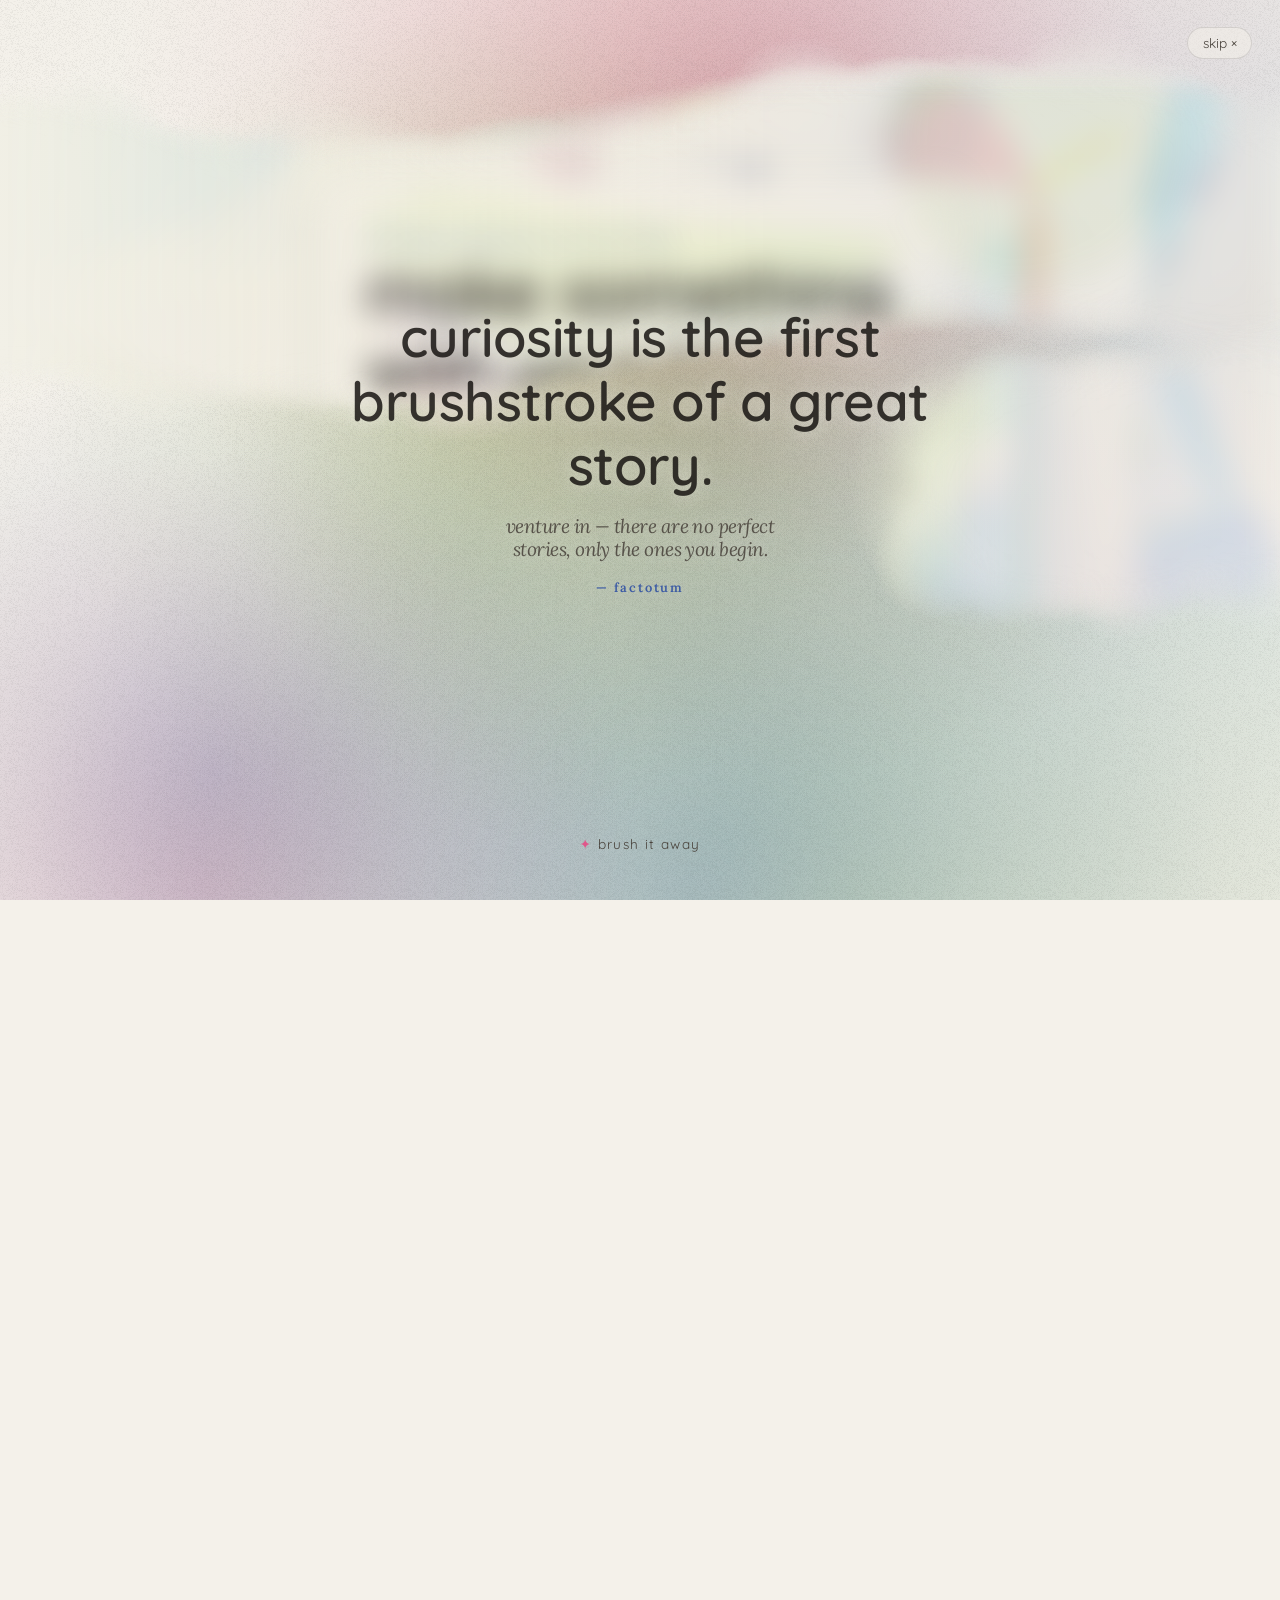
<file: index.html>
<!DOCTYPE html>
<html lang="en-IE">
<head>
  <meta charset="UTF-8" />
  <meta name="viewport" content="width=device-width, initial-scale=1.0" />
  <link rel="icon" type="image/png" sizes="32x32" href="assets/images/favicon-32x32.png" />
  <link rel="icon" type="image/png" sizes="192x192" href="assets/images/android-chrome-192x192.png" />
  <link rel="apple-touch-icon" href="assets/images/android-chrome-192x192.png" />
  <title>factotum | Pottery & Craft Workshops in Dublin</title>
  <meta name="description" content="Hands-on pottery painting, sewing &amp; textile craft workshops in Dublin. Relaxed, beginner-friendly sessions for all — book your creative escape today." />

  <link rel="preconnect" href="https://fonts.googleapis.com" />
  <link rel="preconnect" href="https://fonts.gstatic.com" crossorigin />
  <link href="https://fonts.googleapis.com/css2?family=Quicksand:wght@400;500;600;700&family=Lora:ital,wght@0,400;0,500;1,400&display=swap" rel="stylesheet" />
  <link rel="stylesheet" href="css/styles.css" />

  <!-- SEO — TODO: replace https://factotum.example with the live domain before launch -->
  <link rel="canonical" href="https://factotum.example/" />
  <meta property="og:type" content="website" />
  <meta property="og:site_name" content="factotum" />
  <meta property="og:locale" content="en_IE" />
  <meta property="og:title" content="factotum | Pottery &amp; Craft Workshops in Dublin" />
  <meta property="og:description" content="Hands-on pottery painting, sewing &amp; textile craft workshops in Dublin. Relaxed, beginner-friendly sessions for all." />
  <meta property="og:url" content="https://factotum.example/" />
  <meta property="og:image" content="https://factotum.example/assets/images/factotum-card.jpeg" />
  <meta name="twitter:card" content="summary_large_image" />
  <script type="application/ld+json">
  {
    "@context": "https://schema.org",
    "@type": "LocalBusiness",
    "@id": "https://factotum.example/#business",
    "name": "factotum",
    "description": "A hands-on creative workshop space in Dublin offering pottery painting, sewing and textile craft sessions, plus private and corporate group events.",
    "image": "https://factotum.example/assets/images/factotum-card.jpeg",
    "url": "https://factotum.example/",
    "email": "hello@factotum.lab",
    "address": { "@type": "PostalAddress", "streetAddress": "73 Francis Street, The Liberties", "addressLocality": "Dublin", "postalCode": "D08 T993", "addressCountry": "IE" },
    "geo": { "@type": "GeoCoordinates", "latitude": 53.3416, "longitude": -6.2725 },
    "areaServed": "Dublin, Ireland",
    "sameAs": ["https://instagram.com/factotum.lab"]
  }
  </script>

  <!-- Intro overlay: decide before first paint to avoid a flash. First visit only,
       skipped for reduced-motion. Force a replay with #intro or ?intro=1.
       A failsafe removes the overlay even if intro.js never runs. -->
  <script>
    (function () {
      try {
        var force = location.hash === "#intro" || /[?&]intro=1\b/.test(location.search);
        var seen = localStorage.getItem("factotum:intro:v1");
        var reduce = window.matchMedia && window.matchMedia("(prefers-reduced-motion: reduce)").matches;
        // TODO(testing): first-visit gate temporarily disabled — shows every load.
        // To restore first-visit-only, change condition back to: force || (!seen && !reduce)
        if (!reduce) {
          document.documentElement.classList.add("intro-pending");
          window.__introFailsafe = setTimeout(function () {
            document.documentElement.classList.remove("intro-pending");
          }, 9000);
        }
      } catch (e) {}
    })();
  </script>
</head>
<body>
  <!-- ============ First-visit watercolour intro ============ -->
  <div id="intro" aria-hidden="true">
    <canvas id="introCanvas"></canvas>
    <div class="intro__content">
      <p class="intro__quote">
        curiosity is the first brushstroke of a great story.
        <span class="sub">venture in &mdash; there are no perfect stories, only the ones you begin.</span>
        <span class="attr">&mdash; factotum</span>
      </p>
    </div>
    <span class="intro__hint">brush it away</span>
    <button class="intro__skip" type="button" aria-label="Skip intro">skip &times;</button>
  </div>

  <!-- ============ Header ============ -->
  <header class="site-header">
    <div class="container nav">
      <a href="index.html" class="brand">factotum<span class="dot">.</span></a>
      <button class="nav-toggle" aria-label="Toggle menu" aria-expanded="false">
        <span></span><span></span><span></span>
      </button>
      <ul class="nav-links" id="navLinks">
        <li><a href="index.html" aria-current="page">home</a></li>
        <li><a href="workshops.html">workshops</a></li>
        <li><a href="gallery.html">gallery</a></li>
        <li><a href="about.html">about</a></li>
        <li><a href="contact.html">contact</a></li>
      </ul>
    </div>
  </header>

  <main>
    <!-- ============ Hero ============ -->
    <section class="hero">
      <div class="hero__art" style="background-image:url('assets/images/factotum-card.webp')"></div>
      <span class="blob t-green"  style="width:280px;height:280px;top:-60px;right:8%;"></span>
      <span class="blob t-magenta" style="width:200px;height:200px;bottom:-40px;right:24%;"></span>
      <div class="container hero__inner">
        <span class="eyebrow">a versatile approach to arts &amp; crafts</span>
        <h1>make something with your hands.</h1>
        <p class="lead">factotum is a calm, hands-on workshop space where you can paint pottery, learn to sew, and explore textile crafts &mdash; no experience needed, no perfect results expected.</p>
        <div class="hero__cta">
          <a href="contact.html" class="btn btn--primary">book a session</a>
          <a href="workshops.html" class="btn btn--ghost">explore workshops</a>
        </div>
      </div>
    </section>

    <div class="deckle"></div>

    <!-- ============ Featured workshops ============ -->
    <section class="section">
      <div class="container">
        <div class="section-head reveal">
          <span class="eyebrow">what you can make</span>
          <h2>three ways to get creative</h2>
          <p>Each session is relaxed and beginner-friendly. Come solo, bring a friend, or book the space for a group.</p>
        </div>
        <div class="grid grid--3">
          <article class="card reveal card--assemble">
            <span class="card__illus t-clay" aria-hidden="true">
              <svg viewBox="0 0 100 100" fill="none" xmlns="http://www.w3.org/2000/svg">
                <path d="M33,28 Q50,22 67,28 M35,29 C28,38 24,46 28,60 C32,77 42,84 50,84 C58,84 68,77 72,60 C76,46 72,38 65,29" />
              </svg>
            </span>
            <h3>pottery painting</h3>
            <p>Choose a bisque piece and bring it to life with colour and pattern. We glaze and fire it for you to collect later.</p>
            <div class="meta">≈ 2 hrs · all levels</div>
          </article>
          <article class="card reveal card--assemble">
            <span class="card__illus t-magenta" aria-hidden="true">
              <svg viewBox="0 0 100 100" fill="none" xmlns="http://www.w3.org/2000/svg">
                <path d="M30,74 L62,38 M62,38 C58,34 66,30 68,36 C69,39 65,41 62,38 M66,34 C78,32 80,46 69,48 C60,50 64,60 73,58" />
              </svg>
            </span>
            <h3>sewing</h3>
            <p>Learn the machine from scratch and stitch a project you'll actually use &mdash; a tote, a cushion, a little something of your own.</p>
            <div class="meta">≈ 2.5 hrs · beginner-friendly</div>
          </article>
          <article class="card reveal card--assemble">
            <span class="card__illus t-green" aria-hidden="true">
              <svg viewBox="0 0 100 100" fill="none" xmlns="http://www.w3.org/2000/svg">
                <path d="M50,84 C49,66 49,50 53,30 M50,66 C39,63 34,54 41,49 C48,53 50,60 50,66 M52,54 C63,51 68,42 61,37 C54,41 52,48 52,54 M53,32 C48,26 57,21 58,29 C58,33 54,34 53,32" />
              </svg>
            </span>
            <h3>textile crafts</h3>
            <p>Experiment with natural dyeing, weaving and mixed-media textile play, guided by the seasons and what's at hand.</p>
            <div class="meta">≈ 2 hrs · all levels</div>
          </article>
        </div>
        <p class="text-center" style="margin-top:2.5rem;">
          <a href="workshops.html" class="btn btn--ghost">see all workshops &amp; pricing</a>
        </p>
      </div>
    </section>

    <!-- ============ Philosophy quote ============ -->
    <section class="section quote-band">
      <div class="container">
        <blockquote>there is no possibility of error &mdash; every stroke tells a story, and there are no perfect stories.</blockquote>
        <cite>the factotum philosophy</cite>
      </div>
    </section>

    <!-- ============ Gallery teaser ============ -->
    <section class="section">
      <div class="container">
        <div class="section-head reveal">
          <span class="eyebrow">from the studio</span>
          <h2>a little inspiration</h2>
          <p>Work made by Elena and within the factotum world &mdash; clay, ink and watercolour, made slowly and by hand.</p>
        </div>
        <div class="teaser-strip reveal">
          <a href="gallery.html"><img src="assets/images/sculptures/sculpture-1.webp" alt="Clay face vase with dried flowers" loading="lazy" /></a>
          <a href="gallery.html"><img src="assets/images/drawings/2023-08-02_mediterraneo.webp" alt="Fine-line and watercolour drawing, mediterraneo" loading="lazy" /></a>
          <a href="gallery.html"><img src="assets/images/sculptures/sculpture-3.webp" alt="Clay face vase with purple dried flowers" loading="lazy" /></a>
          <a href="gallery.html"><img src="assets/images/drawings/2023-02-22_fog.webp" alt="Fine-line and watercolour drawing, fog" loading="lazy" /></a>
        </div>
        <p class="text-center" style="margin-top:2.5rem;">
          <a href="gallery.html" class="btn btn--ghost">view the full gallery</a>
        </p>
      </div>
    </section>

    <!-- ============ In the studio (social proof) ============ -->
    <section class="section">
      <div class="container">
        <div class="section-head reveal">
          <span class="eyebrow">in the studio</span>
          <h2>come as you are</h2>
          <p>No experience needed &mdash; just good company, a relaxed table and the freedom to make something with your hands.</p>
        </div>
        <div class="grid grid--2">
          <figure class="photo-card reveal">
            <img src="assets/images/workshops/workshop-group-1.webp" alt="Three people at a textile and sewing workshop with colourful wool and a sewing machine" loading="lazy" />
          </figure>
          <figure class="photo-card reveal">
            <img src="assets/images/workshops/workshop-group-2.webp" alt="Two people making beaded and threaded crafts at a workshop table" loading="lazy" />
          </figure>
        </div>
      </div>
    </section>

    <!-- ============ Final CTA ============ -->
    <section class="section section--tight">
      <div class="container text-center reveal">
        <h2>ready to make something?</h2>
        <p class="mx-auto" style="max-width:46ch;margin-block:1rem 1.75rem;">Tell us what you'd love to try and we'll help you book the right session.</p>
        <a href="contact.html" class="btn btn--primary">get in touch</a>
      </div>
    </section>
  </main>

  <!-- ============ Footer ============ -->
  <footer class="site-footer">
    <div class="container">
      <div>
        <a href="index.html" class="brand">factotum<span class="dot">.</span></a>
        <p class="footer-tag">A versatile approach to arts &amp; crafts. A calm, hands-on creative space by Elena Buzzo.</p>
      </div>
      <ul class="footer-nav">
        <li><a href="workshops.html">workshops</a></li>
        <li><a href="gallery.html">gallery</a></li>
        <li><a href="about.html">about</a></li>
        <li><a href="contact.html">contact</a></li>
        <li><a href="https://instagram.com/factotum.lab" target="_blank" rel="noopener">instagram</a></li>
      </ul>
      <div class="footer-map">
        <span class="label">find us</span>
        <address>73 Francis Street,<br />The Liberties, Dublin, D08&nbsp;T993</address>
        <iframe title="factotum studio location on Google Maps" src="https://www.google.com/maps?q=73%20Francis%20Street%2C%20The%20Liberties%2C%20Dublin%2C%20D08%20T993&output=embed" loading="lazy" referrerpolicy="no-referrer-when-downgrade"></iframe>
      </div>

      <div class="footer-bottom">&copy; <span id="year"></span> factotum · made by hand.</div>
    </div>
  </footer>

  <script src="js/artbg.js"></script>
  <script src="js/intro.js"></script>
  <script src="js/main.js"></script>
</body>
</html>
</file>
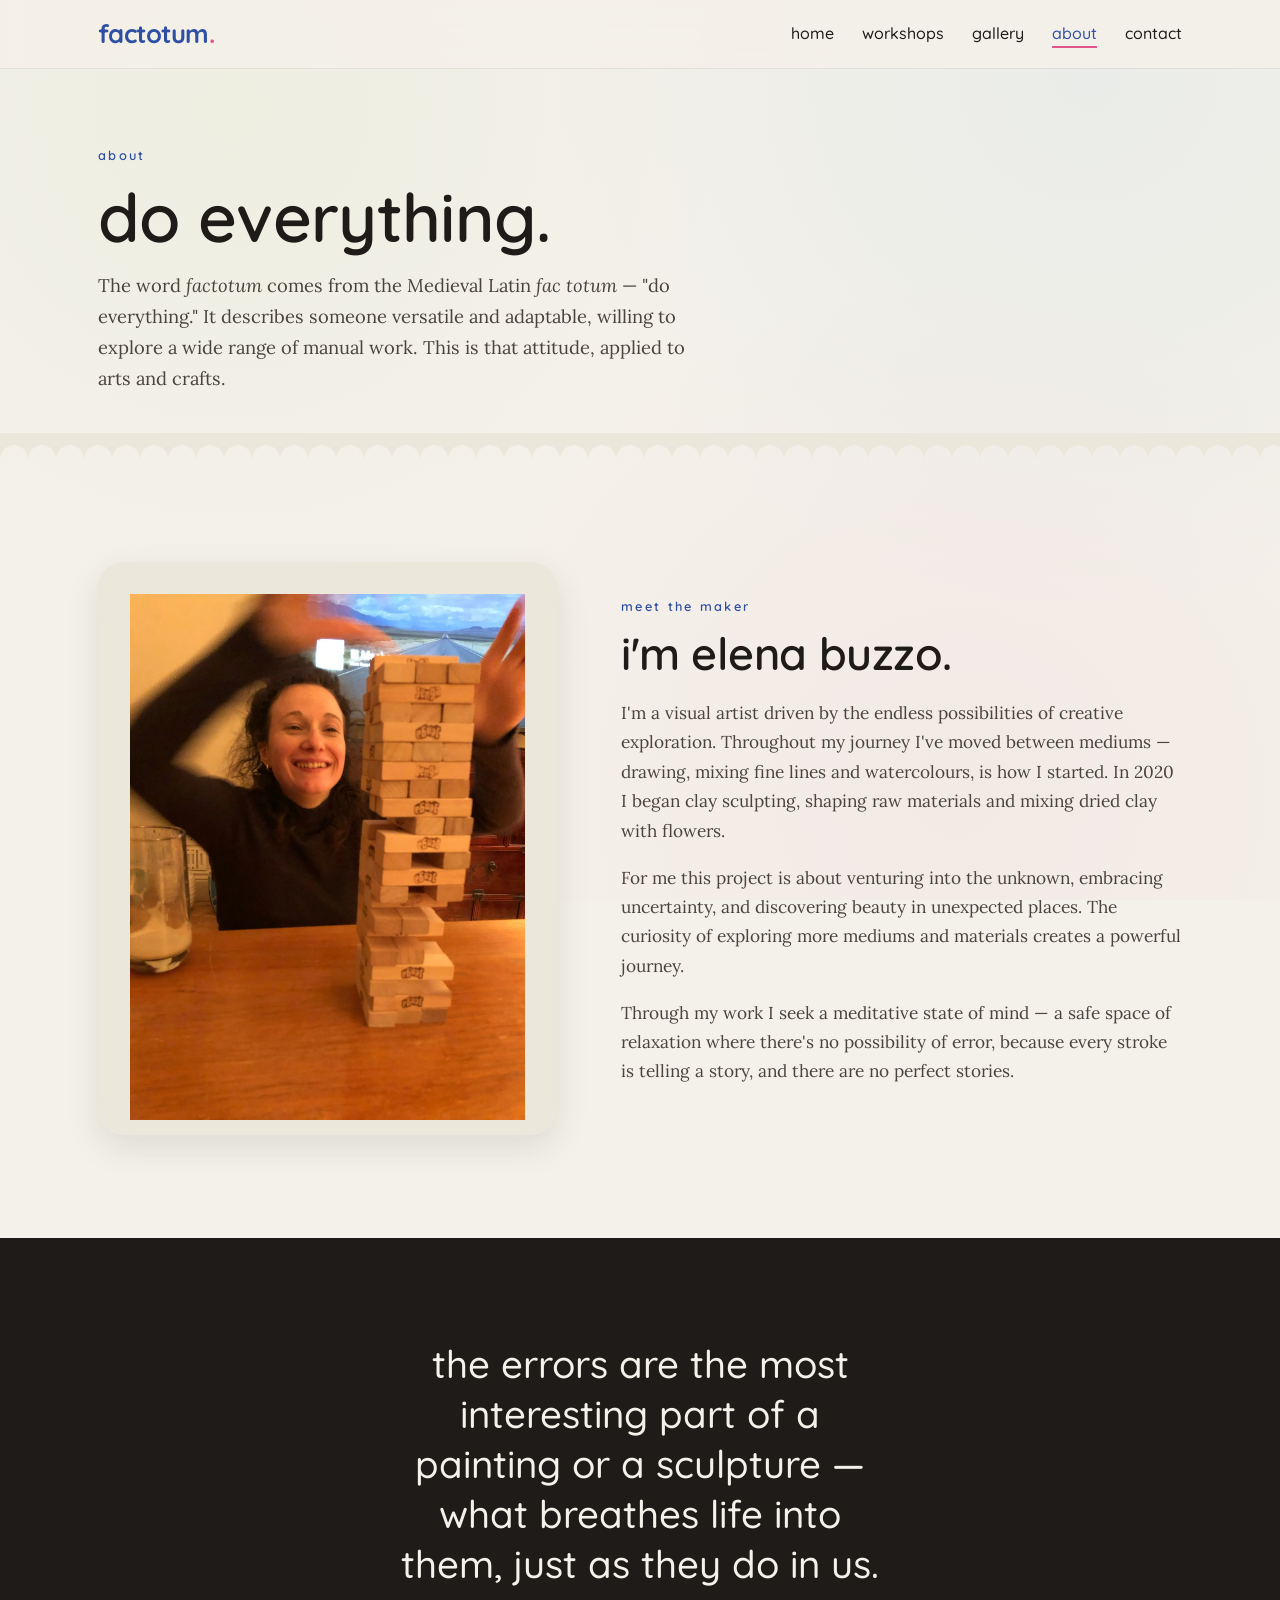
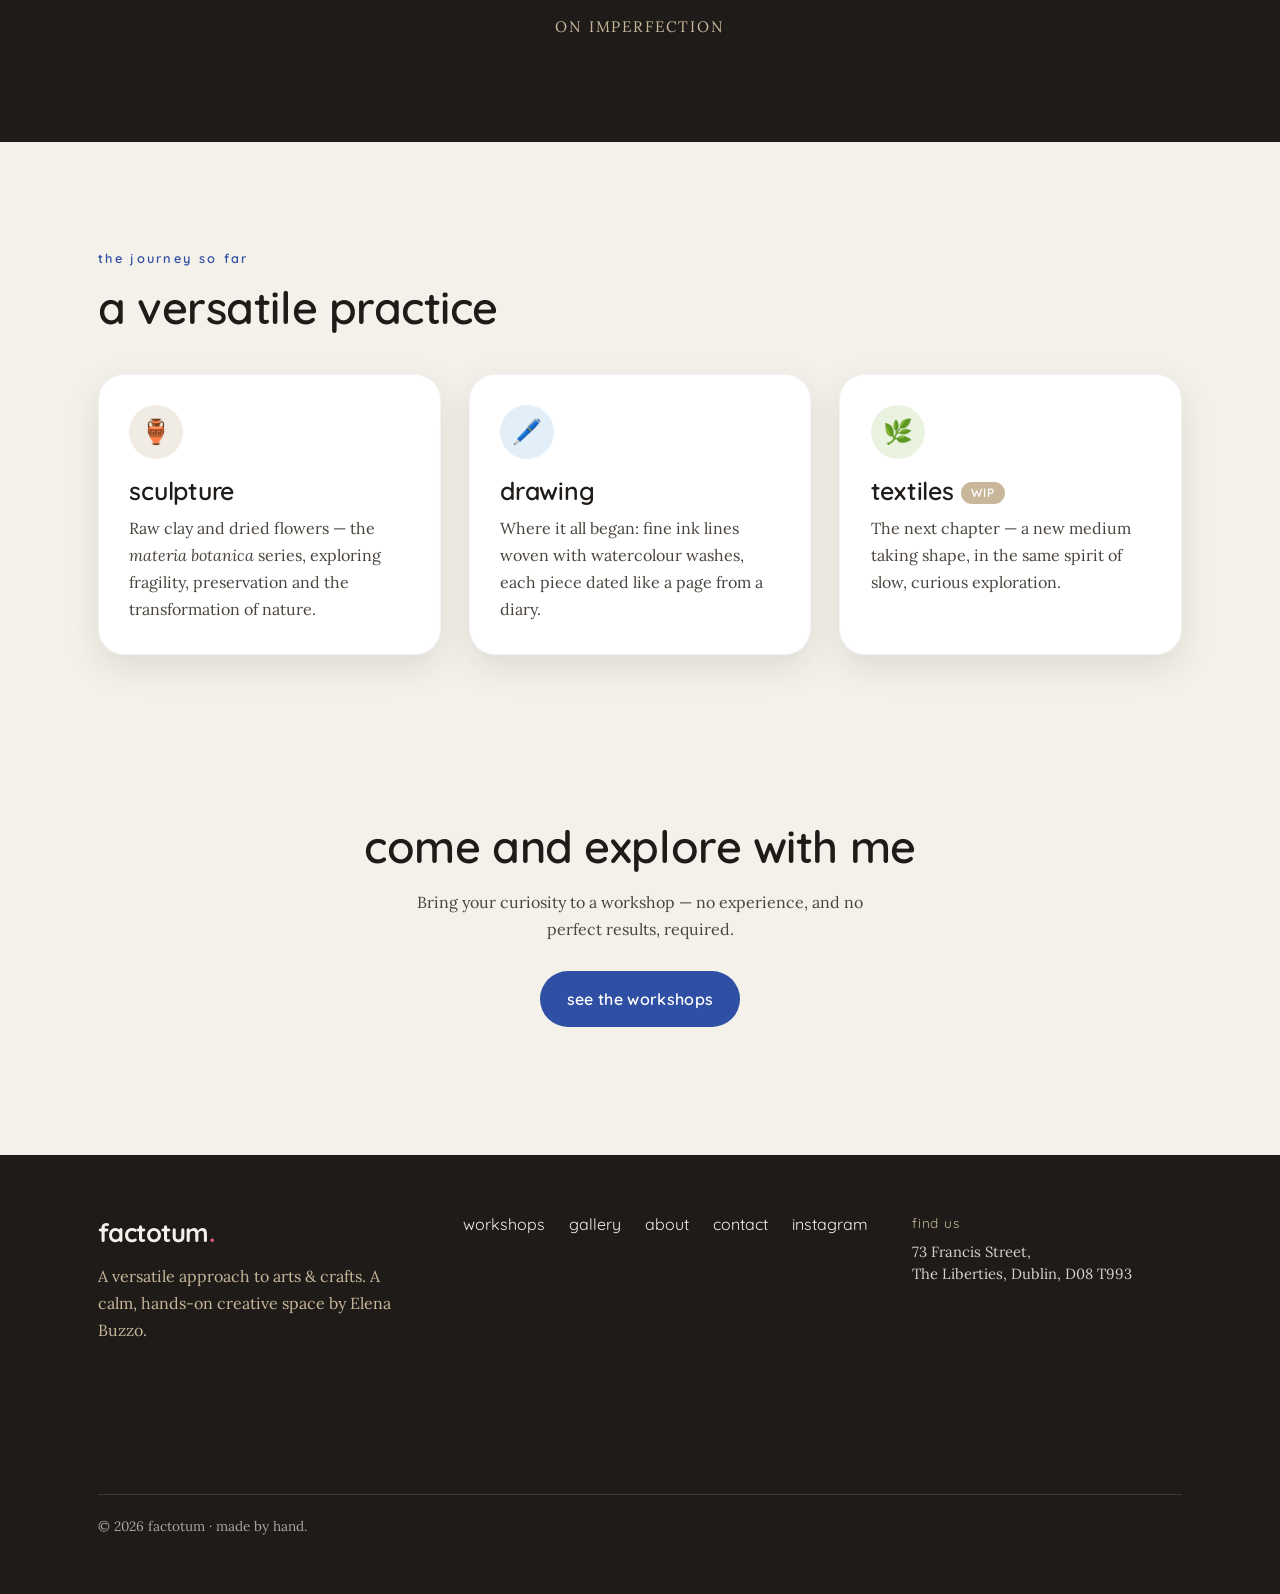
<file: about.html>
<!DOCTYPE html>
<html lang="en-IE">
<head>
  <meta charset="UTF-8" />
  <meta name="viewport" content="width=device-width, initial-scale=1.0" />
  <link rel="icon" type="image/png" sizes="32x32" href="assets/images/favicon-32x32.png" />
  <link rel="icon" type="image/png" sizes="192x192" href="assets/images/android-chrome-192x192.png" />
  <link rel="apple-touch-icon" href="assets/images/android-chrome-192x192.png" />
  <title>About factotum | Dublin Craft Workshop Studio</title>
  <meta name="description" content="The story behind factotum and Elena Buzzo — a visual artist exploring clay, ink, watercolour and textiles, and the philosophy of a judgment-free creative space." />

  <link rel="preconnect" href="https://fonts.googleapis.com" />
  <link rel="preconnect" href="https://fonts.gstatic.com" crossorigin />
  <link href="https://fonts.googleapis.com/css2?family=Quicksand:wght@400;500;600;700&family=Lora:ital,wght@0,400;0,500;1,400&display=swap" rel="stylesheet" />
  <link rel="stylesheet" href="css/styles.css" />

  <!-- SEO — TODO: replace https://factotum.example with the live domain before launch -->
  <link rel="canonical" href="https://factotum.example/about.html" />
  <meta property="og:type" content="website" />
  <meta property="og:site_name" content="factotum" />
  <meta property="og:locale" content="en_IE" />
  <meta property="og:title" content="About factotum | Dublin Craft Workshop Studio" />
  <meta property="og:description" content="Meet Elena Buzzo, the artist behind factotum — a calm, judgment-free craft workshop space in Dublin for pottery, sewing and textiles." />
  <meta property="og:url" content="https://factotum.example/about.html" />
  <meta property="og:image" content="https://factotum.example/assets/images/factotum-card.jpeg" />
  <meta name="twitter:card" content="summary_large_image" />
</head>
<body>
  <header class="site-header">
    <div class="container nav">
      <a href="index.html" class="brand">factotum<span class="dot">.</span></a>
      <button class="nav-toggle" aria-label="Toggle menu" aria-expanded="false">
        <span></span><span></span><span></span>
      </button>
      <ul class="nav-links" id="navLinks">
        <li><a href="index.html">home</a></li>
        <li><a href="workshops.html">workshops</a></li>
        <li><a href="gallery.html">gallery</a></li>
        <li><a href="about.html" aria-current="page">about</a></li>
        <li><a href="contact.html">contact</a></li>
      </ul>
    </div>
  </header>

  <main>
    <!-- ============ Page hero ============ -->
    <section class="page-hero">
      <div class="container">
        <span class="eyebrow">about</span>
        <h1>do everything.</h1>
        <p>The word <em>factotum</em> comes from the Medieval Latin <em>fac totum</em> &mdash; "do everything." It describes someone versatile and adaptable, willing to explore a wide range of manual work. This is that attitude, applied to arts and crafts.</p>
      </div>
    </section>

    <div class="deckle"></div>

    <!-- ============ Elena's story ============ -->
    <section class="section">
      <div class="container about-grid">
        <div class="about-portrait reveal">
          <img src="assets/images/elena.webp" alt="Elena Buzzo, founder of factotum, smiling at a table" loading="lazy" />
        </div>
        <div class="prose reveal">
          <span class="eyebrow">meet the maker</span>
          <h2 style="margin-block:0.5rem 1.25rem;">I'm Elena Buzzo.</h2>
          <p>I'm a visual artist driven by the endless possibilities of creative exploration. Throughout my journey I've moved between mediums &mdash; drawing, mixing fine lines and watercolours, is how I started. In 2020 I began clay sculpting, shaping raw materials and mixing dried clay with flowers.</p>
          <p>For me this project is about venturing into the unknown, embracing uncertainty, and discovering beauty in unexpected places. The curiosity of exploring more mediums and materials creates a powerful journey.</p>
          <p>Through my work I seek a meditative state of mind &mdash; a safe space of relaxation where there's no possibility of error, because every stroke is telling a story, and there are no perfect stories.</p>
        </div>
      </div>
    </section>

    <!-- ============ Philosophy band ============ -->
    <section class="section quote-band">
      <div class="container">
        <blockquote>the errors are the most interesting part of a painting or a sculpture &mdash; what breathes life into them, just as they do in us.</blockquote>
        <cite>on imperfection</cite>
      </div>
    </section>

    <!-- ============ The mediums ============ -->
    <section class="section">
      <div class="container">
        <div class="section-head reveal">
          <span class="eyebrow">the journey so far</span>
          <h2>a versatile practice</h2>
        </div>
        <div class="grid grid--3">
          <article class="card reveal">
            <div class="card__icon t-clay">🏺</div>
            <h3>sculpture</h3>
            <p>Raw clay and dried flowers &mdash; the <em>materia botanica</em> series, exploring fragility, preservation and the transformation of nature.</p>
          </article>
          <article class="card reveal">
            <div class="card__icon t-sky">🖊️</div>
            <h3>drawing</h3>
            <p>Where it all began: fine ink lines woven with watercolour washes, each piece dated like a page from a diary.</p>
          </article>
          <article class="card reveal">
            <div class="card__icon t-green">🌿</div>
            <h3>textiles <span class="badge-soon">wip</span></h3>
            <p>The next chapter &mdash; a new medium taking shape, in the same spirit of slow, curious exploration.</p>
          </article>
        </div>
      </div>
    </section>

    <!-- ============ CTA ============ -->
    <section class="section section--tight">
      <div class="container text-center reveal">
        <h2>come and explore with me</h2>
        <p class="mx-auto" style="max-width:46ch;margin-block:1rem 1.75rem;">Bring your curiosity to a workshop &mdash; no experience, and no perfect results, required.</p>
        <a href="workshops.html" class="btn btn--primary">see the workshops</a>
      </div>
    </section>
  </main>

  <footer class="site-footer">
    <div class="container">
      <div>
        <a href="index.html" class="brand">factotum<span class="dot">.</span></a>
        <p class="footer-tag">A versatile approach to arts &amp; crafts. A calm, hands-on creative space by Elena Buzzo.</p>
      </div>
      <ul class="footer-nav">
        <li><a href="workshops.html">workshops</a></li>
        <li><a href="gallery.html">gallery</a></li>
        <li><a href="about.html">about</a></li>
        <li><a href="contact.html">contact</a></li>
        <li><a href="https://instagram.com/factotum.lab" target="_blank" rel="noopener">instagram</a></li>
      </ul>
      <div class="footer-map">
        <span class="label">find us</span>
        <address>73 Francis Street,<br />The Liberties, Dublin, D08&nbsp;T993</address>
        <iframe title="factotum studio location on Google Maps" src="https://www.google.com/maps?q=73%20Francis%20Street%2C%20The%20Liberties%2C%20Dublin%2C%20D08%20T993&output=embed" loading="lazy" referrerpolicy="no-referrer-when-downgrade"></iframe>
      </div>

      <div class="footer-bottom">&copy; <span id="year"></span> factotum · made by hand.</div>
    </div>
  </footer>

  <script src="js/artbg.js"></script>
  <script src="js/main.js"></script>
</body>
</html>
</file>
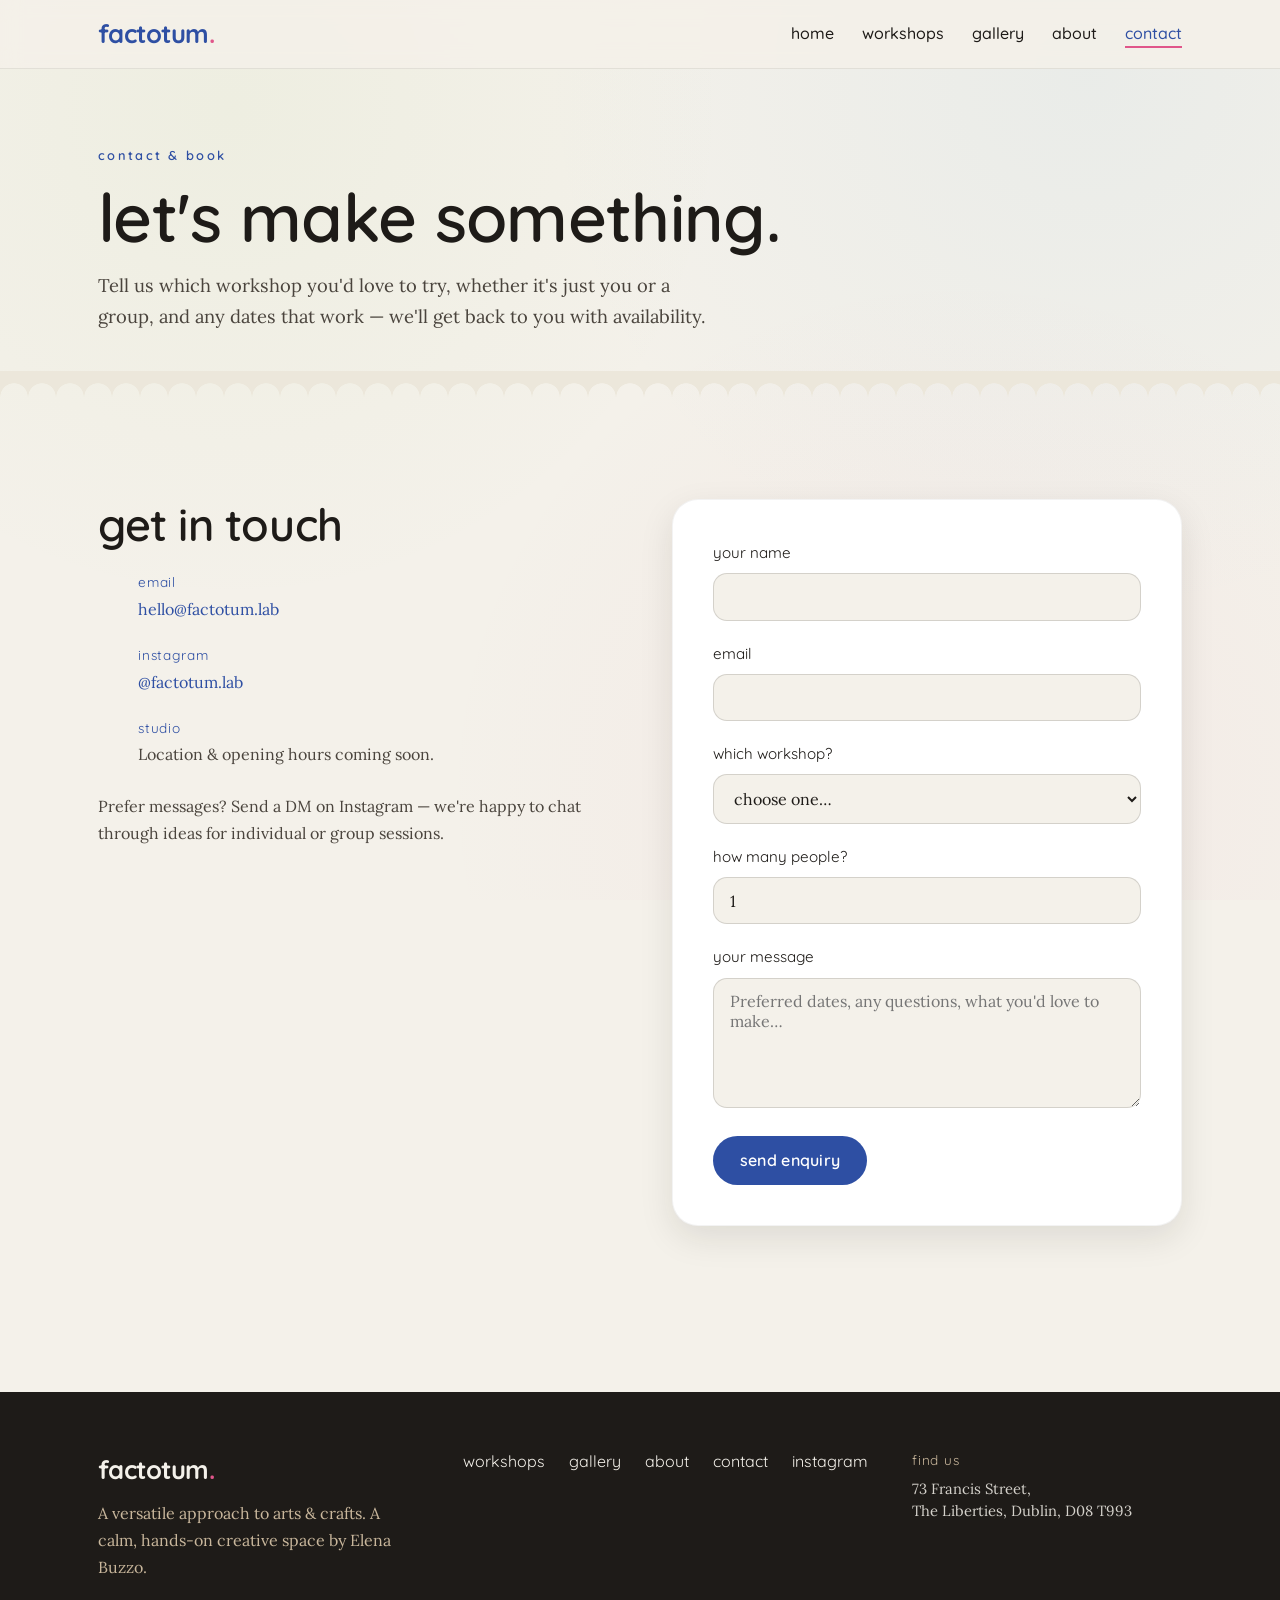
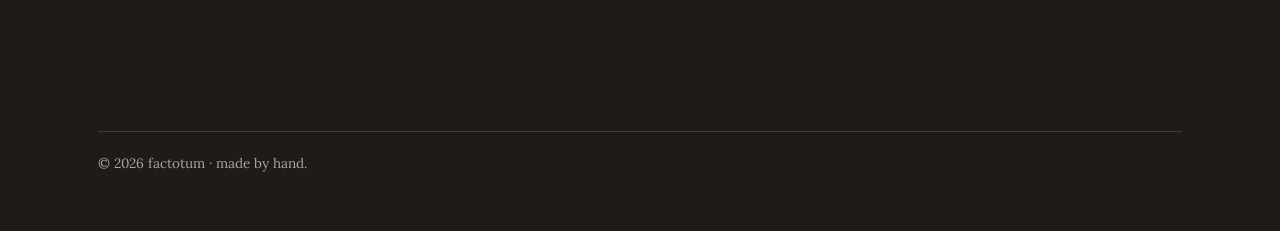
<file: contact.html>
<!DOCTYPE html>
<html lang="en-IE">
<head>
  <meta charset="UTF-8" />
  <meta name="viewport" content="width=device-width, initial-scale=1.0" />
  <link rel="icon" type="image/png" sizes="32x32" href="assets/images/favicon-32x32.png" />
  <link rel="icon" type="image/png" sizes="192x192" href="assets/images/android-chrome-192x192.png" />
  <link rel="apple-touch-icon" href="assets/images/android-chrome-192x192.png" />
  <title>Contact & Book | factotum Workshops Dublin</title>
  <meta name="description" content="Book a workshop or send an enquiry to factotum. Pottery painting, sewing and textile craft sessions for individuals and groups." />

  <link rel="preconnect" href="https://fonts.googleapis.com" />
  <link rel="preconnect" href="https://fonts.gstatic.com" crossorigin />
  <link href="https://fonts.googleapis.com/css2?family=Quicksand:wght@400;500;600;700&family=Lora:ital,wght@0,400;0,500;1,400&display=swap" rel="stylesheet" />
  <link rel="stylesheet" href="css/styles.css" />

  <!-- SEO — TODO: replace https://factotum.example with the live domain before launch -->
  <link rel="canonical" href="https://factotum.example/contact.html" />
  <meta property="og:type" content="website" />
  <meta property="og:site_name" content="factotum" />
  <meta property="og:locale" content="en_IE" />
  <meta property="og:title" content="Contact &amp; Book | factotum Workshops Dublin" />
  <meta property="og:description" content="Book a craft workshop or enquire about group events in Dublin. Pottery painting, sewing and textile sessions at factotum." />
  <meta property="og:url" content="https://factotum.example/contact.html" />
  <meta property="og:image" content="https://factotum.example/assets/images/factotum-card.jpeg" />
  <meta name="twitter:card" content="summary_large_image" />
  <script type="application/ld+json">
  {
    "@context": "https://schema.org",
    "@type": "LocalBusiness",
    "@id": "https://factotum.example/#business",
    "name": "factotum",
    "description": "A hands-on creative workshop space in Dublin offering pottery painting, sewing and textile craft sessions, plus private and corporate group events.",
    "image": "https://factotum.example/assets/images/factotum-card.jpeg",
    "url": "https://factotum.example/",
    "email": "hello@factotum.lab",
    "address": { "@type": "PostalAddress", "streetAddress": "73 Francis Street, The Liberties", "addressLocality": "Dublin", "postalCode": "D08 T993", "addressCountry": "IE" },
    "geo": { "@type": "GeoCoordinates", "latitude": 53.3416, "longitude": -6.2725 },
    "areaServed": "Dublin, Ireland",
    "sameAs": ["https://instagram.com/factotum.lab"]
  }
  </script>
</head>
<body>
  <header class="site-header">
    <div class="container nav">
      <a href="index.html" class="brand">factotum<span class="dot">.</span></a>
      <button class="nav-toggle" aria-label="Toggle menu" aria-expanded="false">
        <span></span><span></span><span></span>
      </button>
      <ul class="nav-links" id="navLinks">
        <li><a href="index.html">home</a></li>
        <li><a href="workshops.html">workshops</a></li>
        <li><a href="gallery.html">gallery</a></li>
        <li><a href="about.html">about</a></li>
        <li><a href="contact.html" aria-current="page">contact</a></li>
      </ul>
    </div>
  </header>

  <main>
    <!-- ============ Page hero ============ -->
    <section class="page-hero">
      <div class="container">
        <span class="eyebrow">contact &amp; book</span>
        <h1>let's make something.</h1>
        <p>Tell us which workshop you'd love to try, whether it's just you or a group, and any dates that work &mdash; we'll get back to you with availability.</p>
      </div>
    </section>

    <div class="deckle"></div>

    <!-- ============ Contact ============ -->
    <section class="section">
      <div class="container contact-grid">

        <!-- Left: info -->
        <div class="reveal">
          <h2 style="margin-bottom:1.25rem;">get in touch</h2>
          <ul class="contact-info">
            <li>
              <span class="label">email</span>
              <a href="mailto:hello@factotum.lab">hello@factotum.lab</a>
            </li>
            <li>
              <span class="label">instagram</span>
              <a href="https://instagram.com/factotum.lab" target="_blank" rel="noopener">@factotum.lab</a>
            </li>
            <li>
              <span class="label">studio</span>
              <span style="color:var(--ink-soft);">Location &amp; opening hours coming soon.</span>
            </li>
          </ul>
          <p style="margin-top:1.5rem;color:var(--ink-soft);">Prefer messages? Send a DM on Instagram &mdash; we're happy to chat through ideas for individual or group sessions.</p>
        </div>

        <!-- Right: form -->
        <div class="form-card reveal">
          <div class="form-status" id="formStatus" role="status" aria-live="polite"></div>

          <!-- To go live: replace action with your Formspree endpoint, e.g.
               action="https://formspree.io/f/yourid" -->
          <form id="contactForm" action="" method="POST" novalidate>
            <div class="field">
              <label for="name">your name</label>
              <input type="text" id="name" name="name" autocomplete="name" required />
              <span class="error">Please tell us your name.</span>
            </div>

            <div class="field">
              <label for="email">email</label>
              <input type="email" id="email" name="email" autocomplete="email" required />
              <span class="error">Please enter a valid email.</span>
            </div>

            <div class="field">
              <label for="workshop">which workshop?</label>
              <select id="workshop" name="workshop" required>
                <option value="" selected disabled>choose one…</option>
                <option>Pottery painting</option>
                <option>Sewing</option>
                <option>Textile crafts</option>
                <option>Private / group session</option>
                <option>Not sure yet</option>
              </select>
              <span class="error">Please pick a workshop.</span>
            </div>

            <div class="field">
              <label for="people">how many people?</label>
              <input type="number" id="people" name="people" min="1" value="1" />
            </div>

            <div class="field">
              <label for="message">your message</label>
              <textarea id="message" name="message" placeholder="Preferred dates, any questions, what you'd love to make…" required></textarea>
              <span class="error">Please add a short message.</span>
            </div>

            <button type="submit" class="btn btn--primary">send enquiry</button>
          </form>
        </div>

      </div>
    </section>
  </main>

  <footer class="site-footer">
    <div class="container">
      <div>
        <a href="index.html" class="brand">factotum<span class="dot">.</span></a>
        <p class="footer-tag">A versatile approach to arts &amp; crafts. A calm, hands-on creative space by Elena Buzzo.</p>
      </div>
      <ul class="footer-nav">
        <li><a href="workshops.html">workshops</a></li>
        <li><a href="gallery.html">gallery</a></li>
        <li><a href="about.html">about</a></li>
        <li><a href="contact.html">contact</a></li>
        <li><a href="https://instagram.com/factotum.lab" target="_blank" rel="noopener">instagram</a></li>
      </ul>
      <div class="footer-map">
        <span class="label">find us</span>
        <address>73 Francis Street,<br />The Liberties, Dublin, D08&nbsp;T993</address>
        <iframe title="factotum studio location on Google Maps" src="https://www.google.com/maps?q=73%20Francis%20Street%2C%20The%20Liberties%2C%20Dublin%2C%20D08%20T993&output=embed" loading="lazy" referrerpolicy="no-referrer-when-downgrade"></iframe>
      </div>

      <div class="footer-bottom">&copy; <span id="year"></span> factotum · made by hand.</div>
    </div>
  </footer>

  <script src="js/main.js"></script>
  <script src="js/contact.js"></script>
</body>
</html>
</file>
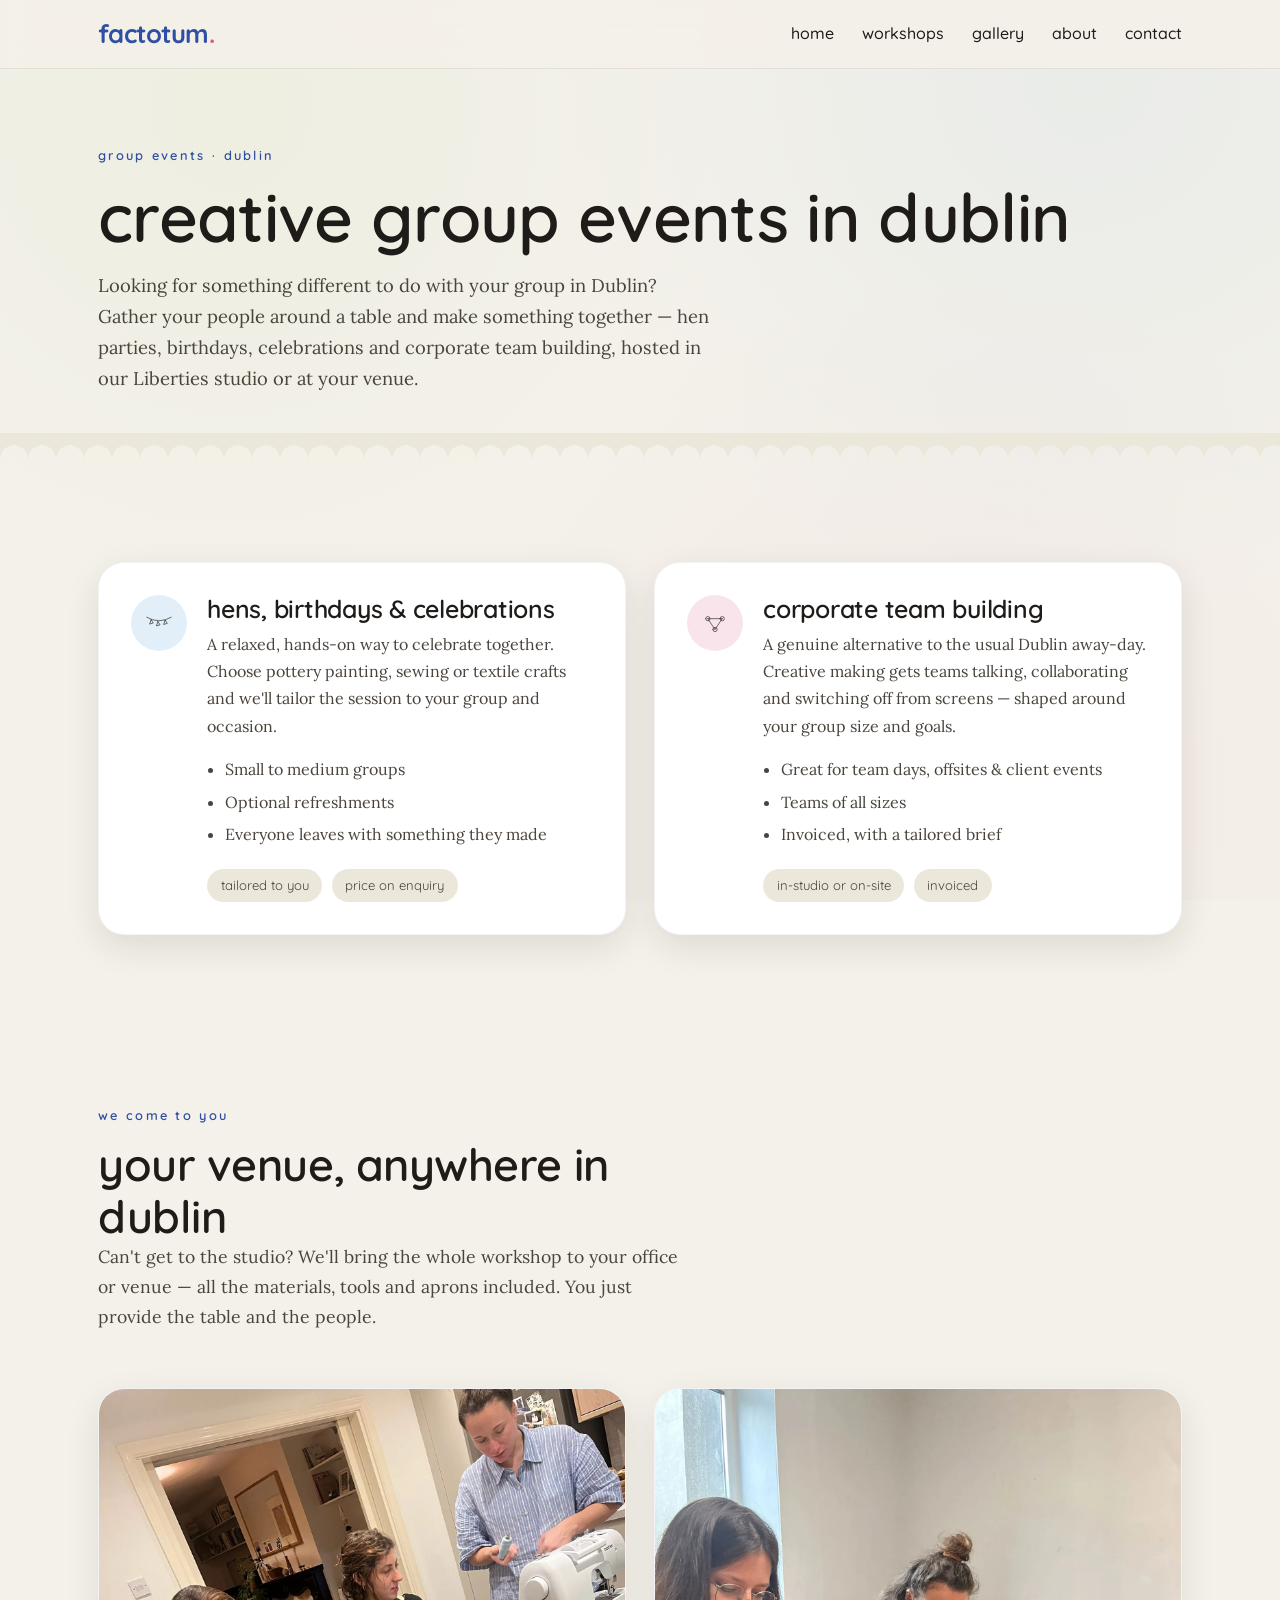
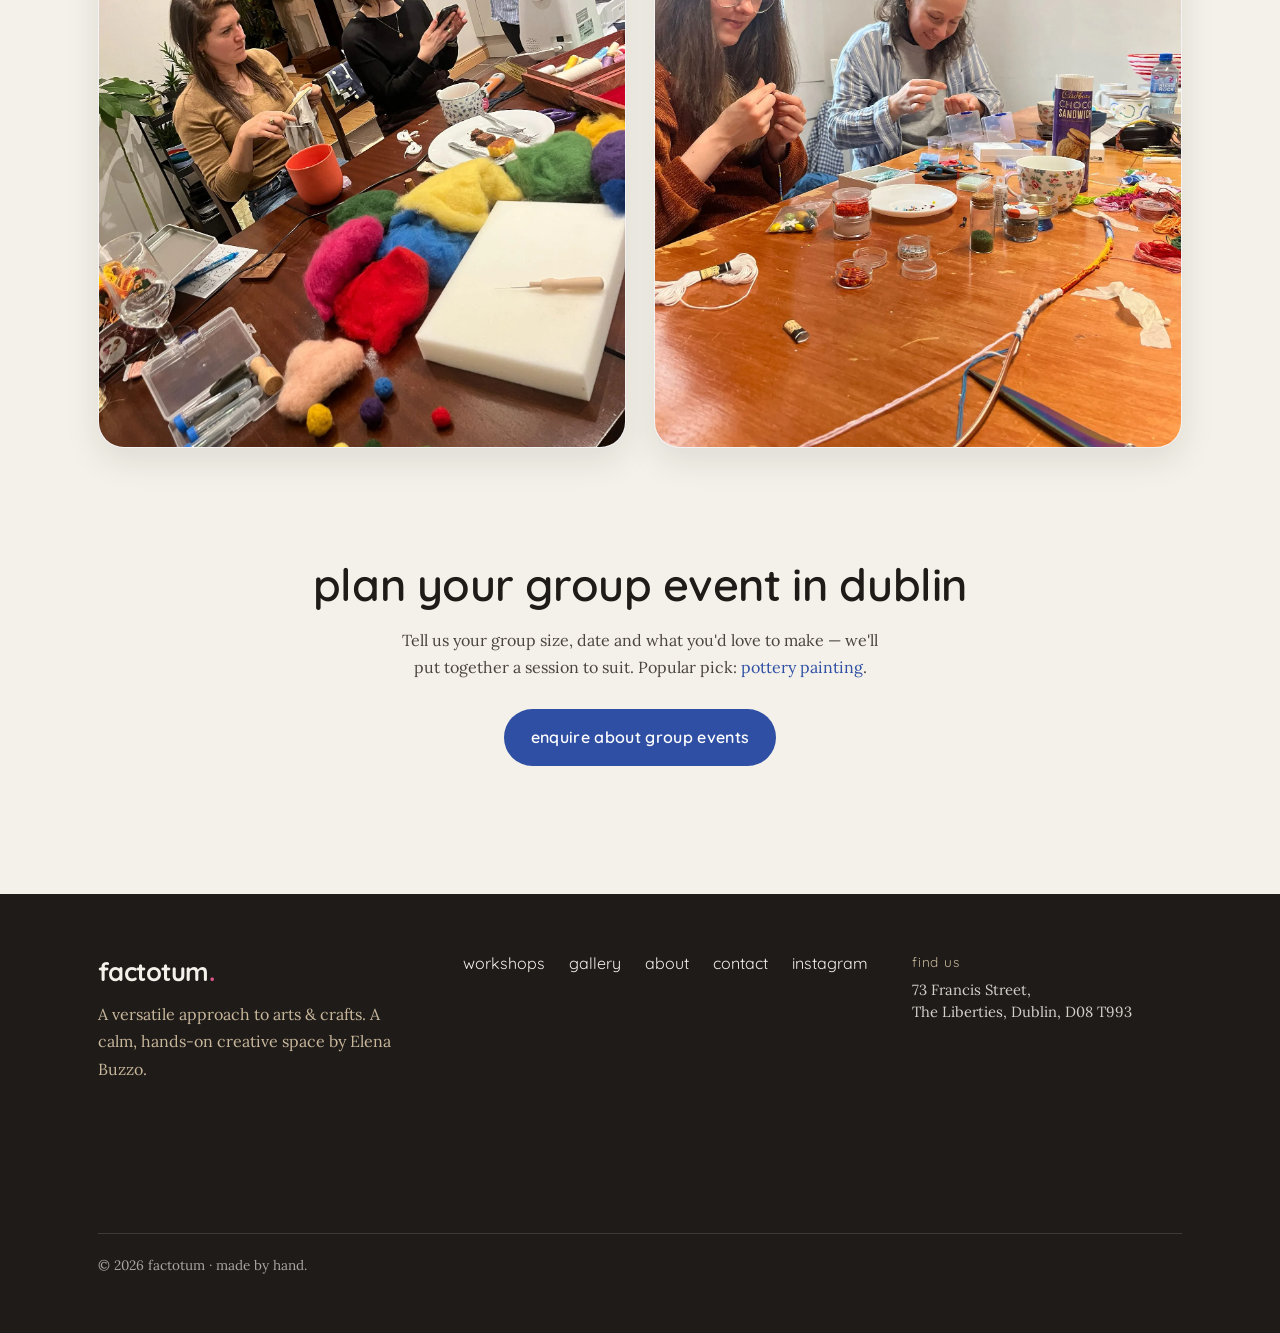
<file: group-events-dublin.html>
<!DOCTYPE html>
<html lang="en-IE">
<head>
  <meta charset="UTF-8" />
  <meta name="viewport" content="width=device-width, initial-scale=1.0" />
  <link rel="icon" type="image/png" sizes="32x32" href="assets/images/favicon-32x32.png" />
  <link rel="icon" type="image/png" sizes="192x192" href="assets/images/android-chrome-192x192.png" />
  <link rel="apple-touch-icon" href="assets/images/android-chrome-192x192.png" />
  <title>Hen Parties &amp; Team Building in Dublin | factotum</title>
  <meta name="description" content="Creative hen parties, birthdays & team-building events in Dublin. Private craft workshops tailored to your group at factotum — or we come to you." />

  <link rel="preconnect" href="https://fonts.googleapis.com" />
  <link rel="preconnect" href="https://fonts.gstatic.com" crossorigin />
  <link href="https://fonts.googleapis.com/css2?family=Quicksand:wght@400;500;600;700&family=Lora:ital,wght@0,400;0,500;1,400&display=swap" rel="stylesheet" />
  <link rel="stylesheet" href="css/styles.css" />

  <!-- SEO — TODO: replace https://factotum.example with the live domain before launch -->
  <link rel="canonical" href="https://factotum.example/group-events-dublin.html" />
  <meta property="og:type" content="website" />
  <meta property="og:site_name" content="factotum" />
  <meta property="og:locale" content="en_IE" />
  <meta property="og:title" content="Hen Parties &amp; Team Building in Dublin | factotum" />
  <meta property="og:description" content="Creative hen parties, birthdays &amp; team-building events in Dublin. Private craft workshops tailored to your group at factotum — or we come to you." />
  <meta property="og:url" content="https://factotum.example/group-events-dublin.html" />
  <meta property="og:image" content="https://factotum.example/assets/images/factotum-card.jpeg" />
  <meta name="twitter:card" content="summary_large_image" />
</head>
<body>
  <header class="site-header">
    <div class="container nav">
      <a href="index.html" class="brand">factotum<span class="dot">.</span></a>
      <button class="nav-toggle" aria-label="Toggle menu" aria-expanded="false">
        <span></span><span></span><span></span>
      </button>
      <ul class="nav-links" id="navLinks">
        <li><a href="index.html">home</a></li>
        <li><a href="workshops.html">workshops</a></li>
        <li><a href="gallery.html">gallery</a></li>
        <li><a href="about.html">about</a></li>
        <li><a href="contact.html">contact</a></li>
      </ul>
    </div>
  </header>

  <main>
    <section class="page-hero">
      <div class="container">
        <span class="eyebrow">group events · dublin</span>
        <h1>creative group events in dublin</h1>
        <p>Looking for something different to do with your group in Dublin? Gather your people around a table and make something together &mdash; hen parties, birthdays, celebrations and corporate team building, hosted in our Liberties studio or at your venue.</p>
      </div>
    </section>

    <div class="deckle"></div>

    <section class="section">
      <div class="container grid grid--2">
        <article class="workshop reveal card--assemble">
          <div class="workshop__icon t-sky" aria-hidden="true">
            <svg viewBox="0 0 100 100" fill="none" xmlns="http://www.w3.org/2000/svg"><path d="M16,34 Q50,54 84,34 M28,41 L24,53 L34,50 Z M47,46 L43,58 L53,55 Z M67,42 L63,54 L73,51 Z" /></svg>
          </div>
          <div>
            <h3>hens, birthdays &amp; celebrations</h3>
            <p>A relaxed, hands-on way to celebrate together. Choose pottery painting, sewing or textile crafts and we'll tailor the session to your group and occasion.</p>
            <ul>
              <li>Small to medium groups</li>
              <li>Optional refreshments</li>
              <li>Everyone leaves with something they made</li>
            </ul>
            <div class="specs">
              <span class="chip">tailored to you</span>
              <span class="chip">price on enquiry</span>
            </div>
          </div>
        </article>
        <article class="workshop reveal card--assemble">
          <div class="workshop__icon t-magenta" aria-hidden="true">
            <svg viewBox="0 0 100 100" fill="none" xmlns="http://www.w3.org/2000/svg"><path d="M30,38 L70,38 M30,38 L50,68 M70,38 L50,68 M24,38 a6,6 0 1,0 12,0 a6,6 0 1,0 -12,0 M64,38 a6,6 0 1,0 12,0 a6,6 0 1,0 -12,0 M44,68 a6,6 0 1,0 12,0 a6,6 0 1,0 -12,0" /></svg>
          </div>
          <div>
            <h3>corporate team building</h3>
            <p>A genuine alternative to the usual Dublin away-day. Creative making gets teams talking, collaborating and switching off from screens &mdash; shaped around your group size and goals.</p>
            <ul>
              <li>Great for team days, offsites &amp; client events</li>
              <li>Teams of all sizes</li>
              <li>Invoiced, with a tailored brief</li>
            </ul>
            <div class="specs">
              <span class="chip">in-studio or on-site</span>
              <span class="chip">invoiced</span>
            </div>
          </div>
        </article>
      </div>
    </section>

    <section class="section section--tight">
      <div class="container">
        <div class="section-head reveal">
          <span class="eyebrow">we come to you</span>
          <h2>your venue, anywhere in dublin</h2>
          <p>Can't get to the studio? We'll bring the whole workshop to your office or venue &mdash; all the materials, tools and aprons included. You just provide the table and the people.</p>
        </div>
        <div class="grid grid--2">
          <figure class="photo-card reveal"><img src="assets/images/workshops/workshop-group-1.webp" alt="Team enjoying a textile and sewing team-building workshop in Dublin" loading="lazy" /></figure>
          <figure class="photo-card reveal"><img src="assets/images/workshops/workshop-group-2.webp" alt="Group making crafts together at a Dublin hen party workshop" loading="lazy" /></figure>
        </div>
      </div>
    </section>

    <section class="section section--tight">
      <div class="container text-center reveal">
        <h2>plan your group event in dublin</h2>
        <p class="mx-auto" style="max-width:48ch;margin-block:1rem 1.75rem;">Tell us your group size, date and what you'd love to make &mdash; we'll put together a session to suit. Popular pick: <a href="pottery-painting-dublin.html">pottery painting</a>.</p>
        <a href="contact.html" class="btn btn--primary">enquire about group events</a>
      </div>
    </section>
  </main>

  <footer class="site-footer">
    <div class="container">
      <div>
        <a href="index.html" class="brand">factotum<span class="dot">.</span></a>
        <p class="footer-tag">A versatile approach to arts &amp; crafts. A calm, hands-on creative space by Elena Buzzo.</p>
      </div>
      <ul class="footer-nav">
        <li><a href="workshops.html">workshops</a></li>
        <li><a href="gallery.html">gallery</a></li>
        <li><a href="about.html">about</a></li>
        <li><a href="contact.html">contact</a></li>
        <li><a href="https://instagram.com/factotum.lab" target="_blank" rel="noopener">instagram</a></li>
      </ul>
      <div class="footer-map">
        <span class="label">find us</span>
        <address>73 Francis Street,<br />The Liberties, Dublin, D08&nbsp;T993</address>
        <iframe title="factotum studio location on Google Maps" src="https://www.google.com/maps?q=73%20Francis%20Street%2C%20The%20Liberties%2C%20Dublin%2C%20D08%20T993&output=embed" loading="lazy" referrerpolicy="no-referrer-when-downgrade"></iframe>
      </div>

      <div class="footer-bottom">&copy; <span id="year"></span> factotum · made by hand.</div>
    </div>
  </footer>

  <script src="js/artbg.js"></script>
  <script src="js/main.js"></script>
</body>
</html>
</file>
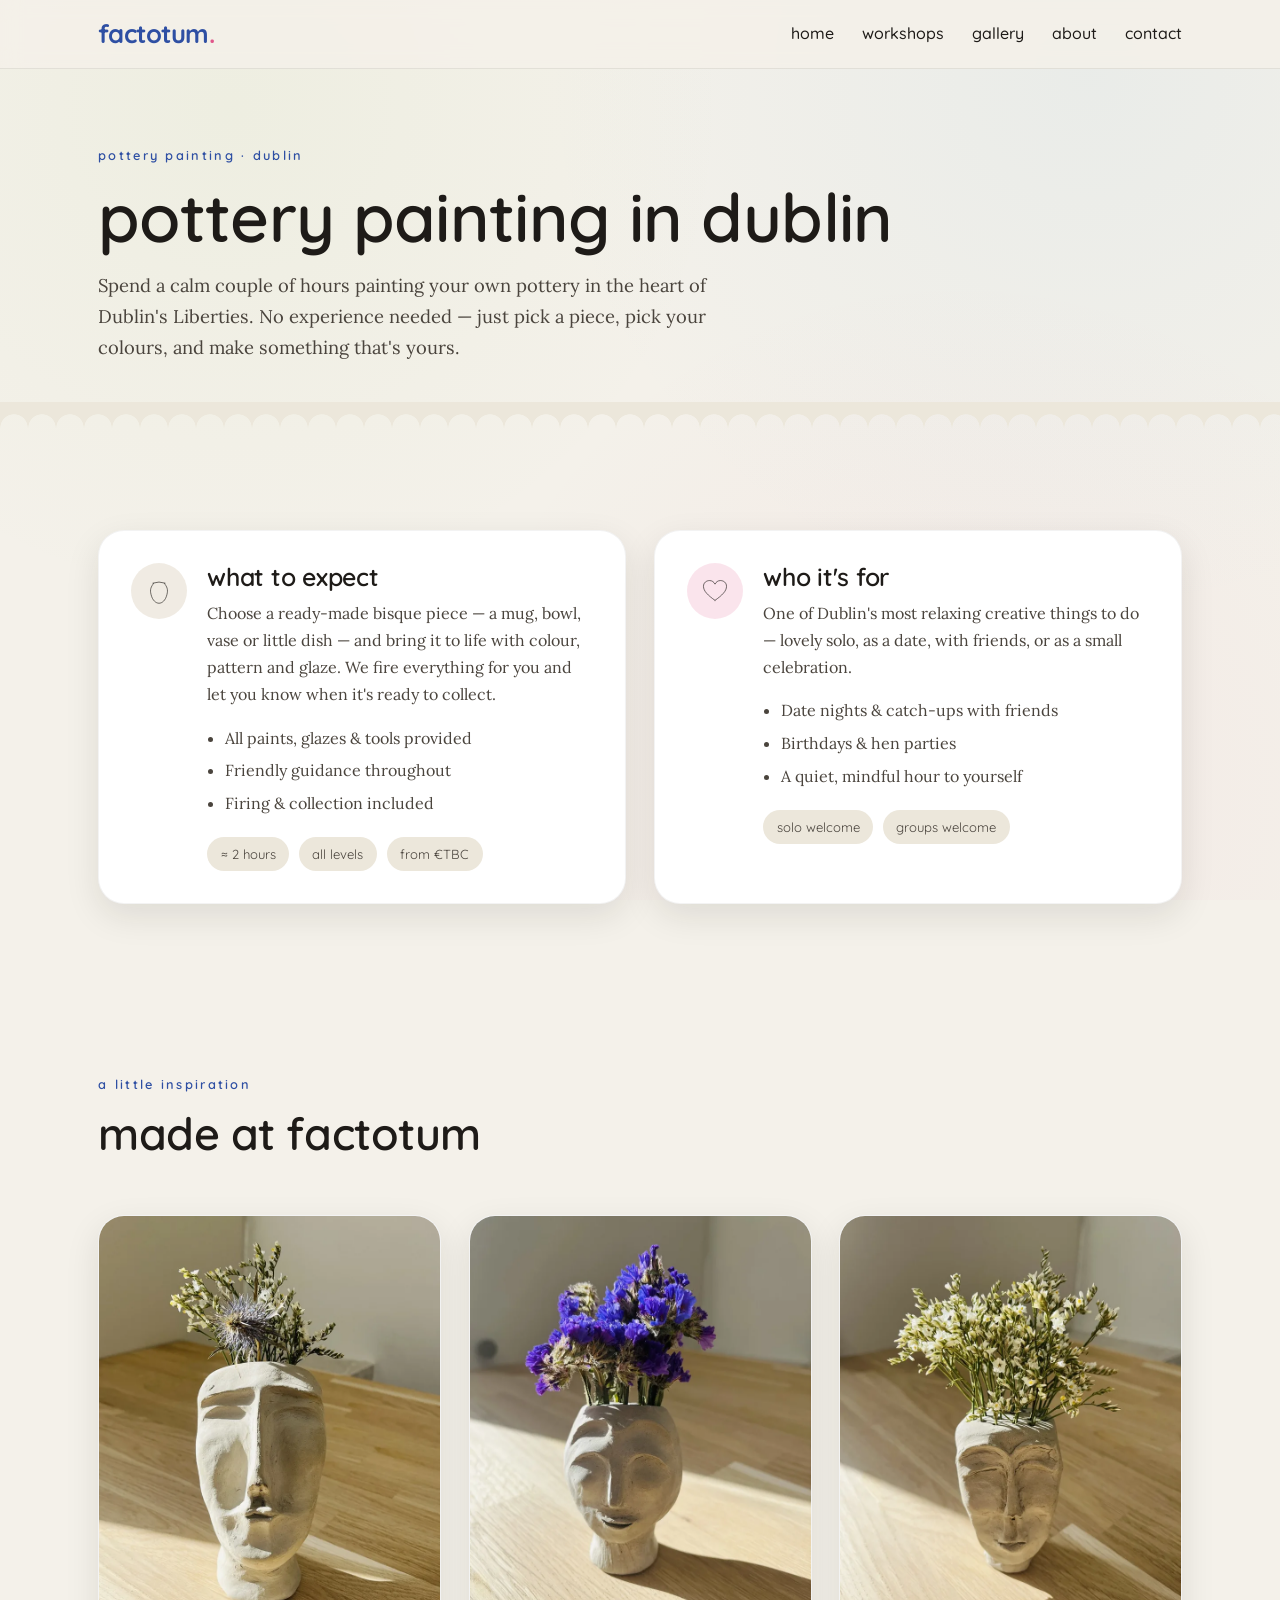
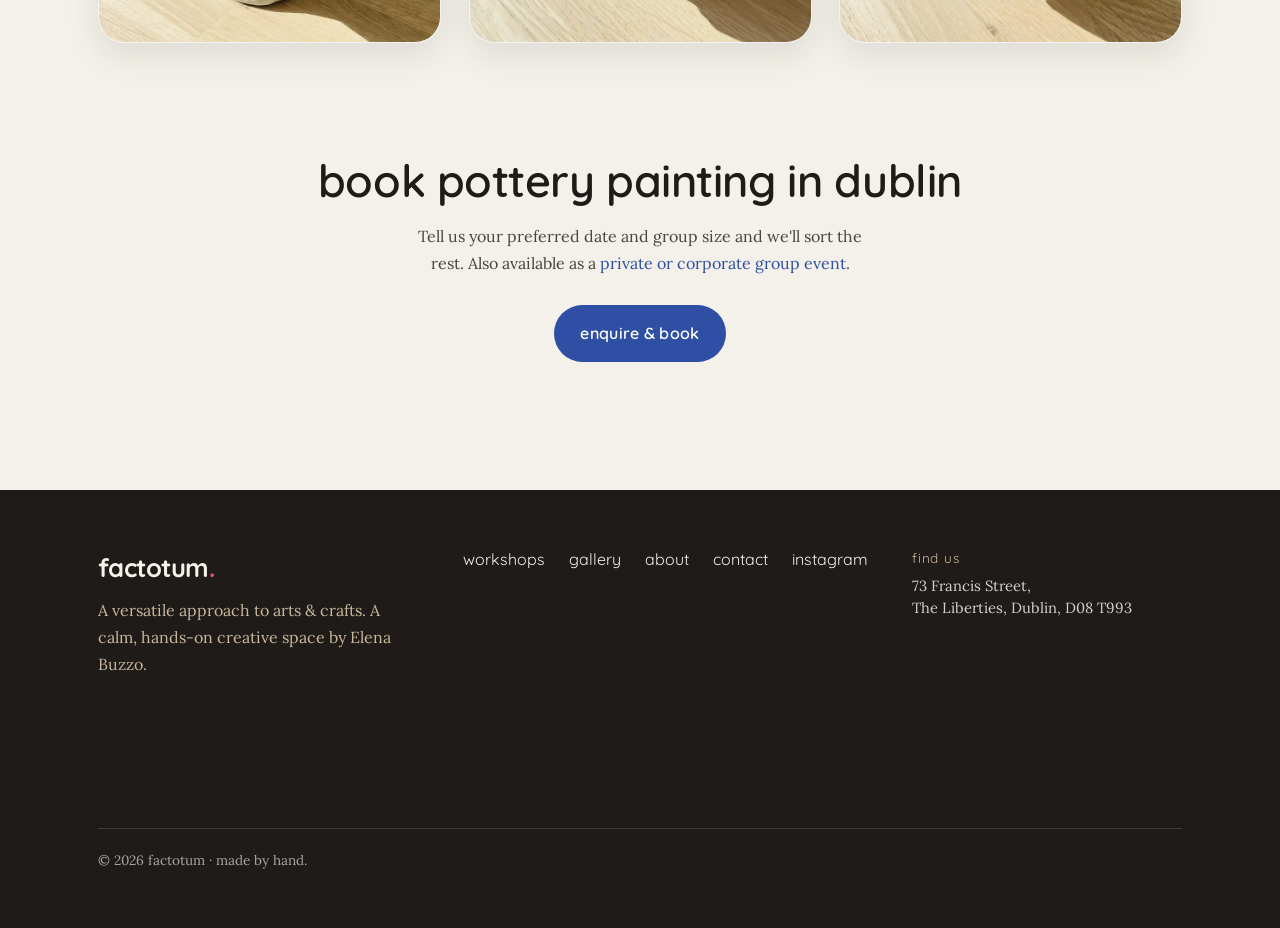
<file: pottery-painting-dublin.html>
<!DOCTYPE html>
<html lang="en-IE">
<head>
  <meta charset="UTF-8" />
  <meta name="viewport" content="width=device-width, initial-scale=1.0" />
  <link rel="icon" type="image/png" sizes="32x32" href="assets/images/favicon-32x32.png" />
  <link rel="icon" type="image/png" sizes="192x192" href="assets/images/android-chrome-192x192.png" />
  <link rel="apple-touch-icon" href="assets/images/android-chrome-192x192.png" />
  <title>Pottery Painting in Dublin | factotum</title>
  <meta name="description" content="Paint your own pottery in Dublin. Relaxed 2-hour sessions, all paints & firing included — perfect for beginners and date nights. Book at factotum." />

  <link rel="preconnect" href="https://fonts.googleapis.com" />
  <link rel="preconnect" href="https://fonts.gstatic.com" crossorigin />
  <link href="https://fonts.googleapis.com/css2?family=Quicksand:wght@400;500;600;700&family=Lora:ital,wght@0,400;0,500;1,400&display=swap" rel="stylesheet" />
  <link rel="stylesheet" href="css/styles.css" />

  <!-- SEO — TODO: replace https://factotum.example with the live domain before launch -->
  <link rel="canonical" href="https://factotum.example/pottery-painting-dublin.html" />
  <meta property="og:type" content="website" />
  <meta property="og:site_name" content="factotum" />
  <meta property="og:locale" content="en_IE" />
  <meta property="og:title" content="Pottery Painting in Dublin | factotum" />
  <meta property="og:description" content="Paint your own pottery in Dublin. Relaxed 2-hour sessions, all paints &amp; firing included — perfect for beginners and date nights." />
  <meta property="og:url" content="https://factotum.example/pottery-painting-dublin.html" />
  <meta property="og:image" content="https://factotum.example/assets/images/factotum-card.jpeg" />
  <meta name="twitter:card" content="summary_large_image" />
</head>
<body>
  <header class="site-header">
    <div class="container nav">
      <a href="index.html" class="brand">factotum<span class="dot">.</span></a>
      <button class="nav-toggle" aria-label="Toggle menu" aria-expanded="false">
        <span></span><span></span><span></span>
      </button>
      <ul class="nav-links" id="navLinks">
        <li><a href="index.html">home</a></li>
        <li><a href="workshops.html">workshops</a></li>
        <li><a href="gallery.html">gallery</a></li>
        <li><a href="about.html">about</a></li>
        <li><a href="contact.html">contact</a></li>
      </ul>
    </div>
  </header>

  <main>
    <section class="page-hero">
      <div class="container">
        <span class="eyebrow">pottery painting · dublin</span>
        <h1>pottery painting in dublin</h1>
        <p>Spend a calm couple of hours painting your own pottery in the heart of Dublin's Liberties. No experience needed &mdash; just pick a piece, pick your colours, and make something that's yours.</p>
      </div>
    </section>

    <div class="deckle"></div>

    <section class="section">
      <div class="container grid grid--2">
        <article class="workshop reveal card--assemble">
          <div class="workshop__icon t-clay" aria-hidden="true">
            <svg viewBox="0 0 100 100" fill="none" xmlns="http://www.w3.org/2000/svg"><path d="M33,28 Q50,22 67,28 M35,29 C28,38 24,46 28,60 C32,77 42,84 50,84 C58,84 68,77 72,60 C76,46 72,38 65,29" /></svg>
          </div>
          <div>
            <h3>what to expect</h3>
            <p>Choose a ready-made bisque piece &mdash; a mug, bowl, vase or little dish &mdash; and bring it to life with colour, pattern and glaze. We fire everything for you and let you know when it's ready to collect.</p>
            <ul>
              <li>All paints, glazes &amp; tools provided</li>
              <li>Friendly guidance throughout</li>
              <li>Firing &amp; collection included</li>
            </ul>
            <div class="specs">
              <span class="chip">≈ 2 hours</span>
              <span class="chip">all levels</span>
              <span class="chip">from €TBC</span>
            </div>
          </div>
        </article>
        <article class="workshop reveal card--assemble">
          <div class="workshop__icon t-magenta" aria-hidden="true">
            <svg viewBox="0 0 100 100" fill="none" xmlns="http://www.w3.org/2000/svg"><path d="M50,76 C30,62 18,50 18,37 C18,27 26,21 35,21 C42,21 47,25 50,31 C53,25 58,21 65,21 C74,21 82,27 82,37 C82,50 70,62 50,76 Z" /></svg>
          </div>
          <div>
            <h3>who it's for</h3>
            <p>One of Dublin's most relaxing creative things to do &mdash; lovely solo, as a date, with friends, or as a small celebration.</p>
            <ul>
              <li>Date nights &amp; catch-ups with friends</li>
              <li>Birthdays &amp; hen parties</li>
              <li>A quiet, mindful hour to yourself</li>
            </ul>
            <div class="specs">
              <span class="chip">solo welcome</span>
              <span class="chip">groups welcome</span>
            </div>
          </div>
        </article>
      </div>
    </section>

    <section class="section section--tight">
      <div class="container">
        <div class="section-head reveal">
          <span class="eyebrow">a little inspiration</span>
          <h2>made at factotum</h2>
        </div>
        <div class="grid grid--3">
          <figure class="photo-card reveal"><img src="assets/images/sculptures/sculpture-1.webp" alt="Hand-painted clay face vase made at a Dublin pottery workshop" loading="lazy" /></figure>
          <figure class="photo-card reveal"><img src="assets/images/sculptures/sculpture-3.webp" alt="Glazed ceramic vessel with dried flowers from a factotum pottery session in Dublin" loading="lazy" /></figure>
          <figure class="photo-card reveal"><img src="assets/images/sculptures/sculpture-5.webp" alt="Hand-finished clay sculpture from a Dublin pottery painting workshop" loading="lazy" /></figure>
        </div>
      </div>
    </section>

    <section class="section section--tight">
      <div class="container text-center reveal">
        <h2>book pottery painting in dublin</h2>
        <p class="mx-auto" style="max-width:46ch;margin-block:1rem 1.75rem;">Tell us your preferred date and group size and we'll sort the rest. Also available as a <a href="group-events-dublin.html">private or corporate group event</a>.</p>
        <a href="contact.html" class="btn btn--primary">enquire &amp; book</a>
      </div>
    </section>
  </main>

  <footer class="site-footer">
    <div class="container">
      <div>
        <a href="index.html" class="brand">factotum<span class="dot">.</span></a>
        <p class="footer-tag">A versatile approach to arts &amp; crafts. A calm, hands-on creative space by Elena Buzzo.</p>
      </div>
      <ul class="footer-nav">
        <li><a href="workshops.html">workshops</a></li>
        <li><a href="gallery.html">gallery</a></li>
        <li><a href="about.html">about</a></li>
        <li><a href="contact.html">contact</a></li>
        <li><a href="https://instagram.com/factotum.lab" target="_blank" rel="noopener">instagram</a></li>
      </ul>
      <div class="footer-map">
        <span class="label">find us</span>
        <address>73 Francis Street,<br />The Liberties, Dublin, D08&nbsp;T993</address>
        <iframe title="factotum studio location on Google Maps" src="https://www.google.com/maps?q=73%20Francis%20Street%2C%20The%20Liberties%2C%20Dublin%2C%20D08%20T993&output=embed" loading="lazy" referrerpolicy="no-referrer-when-downgrade"></iframe>
      </div>

      <div class="footer-bottom">&copy; <span id="year"></span> factotum · made by hand.</div>
    </div>
  </footer>

  <script src="js/artbg.js"></script>
  <script src="js/main.js"></script>
</body>
</html>
</file>
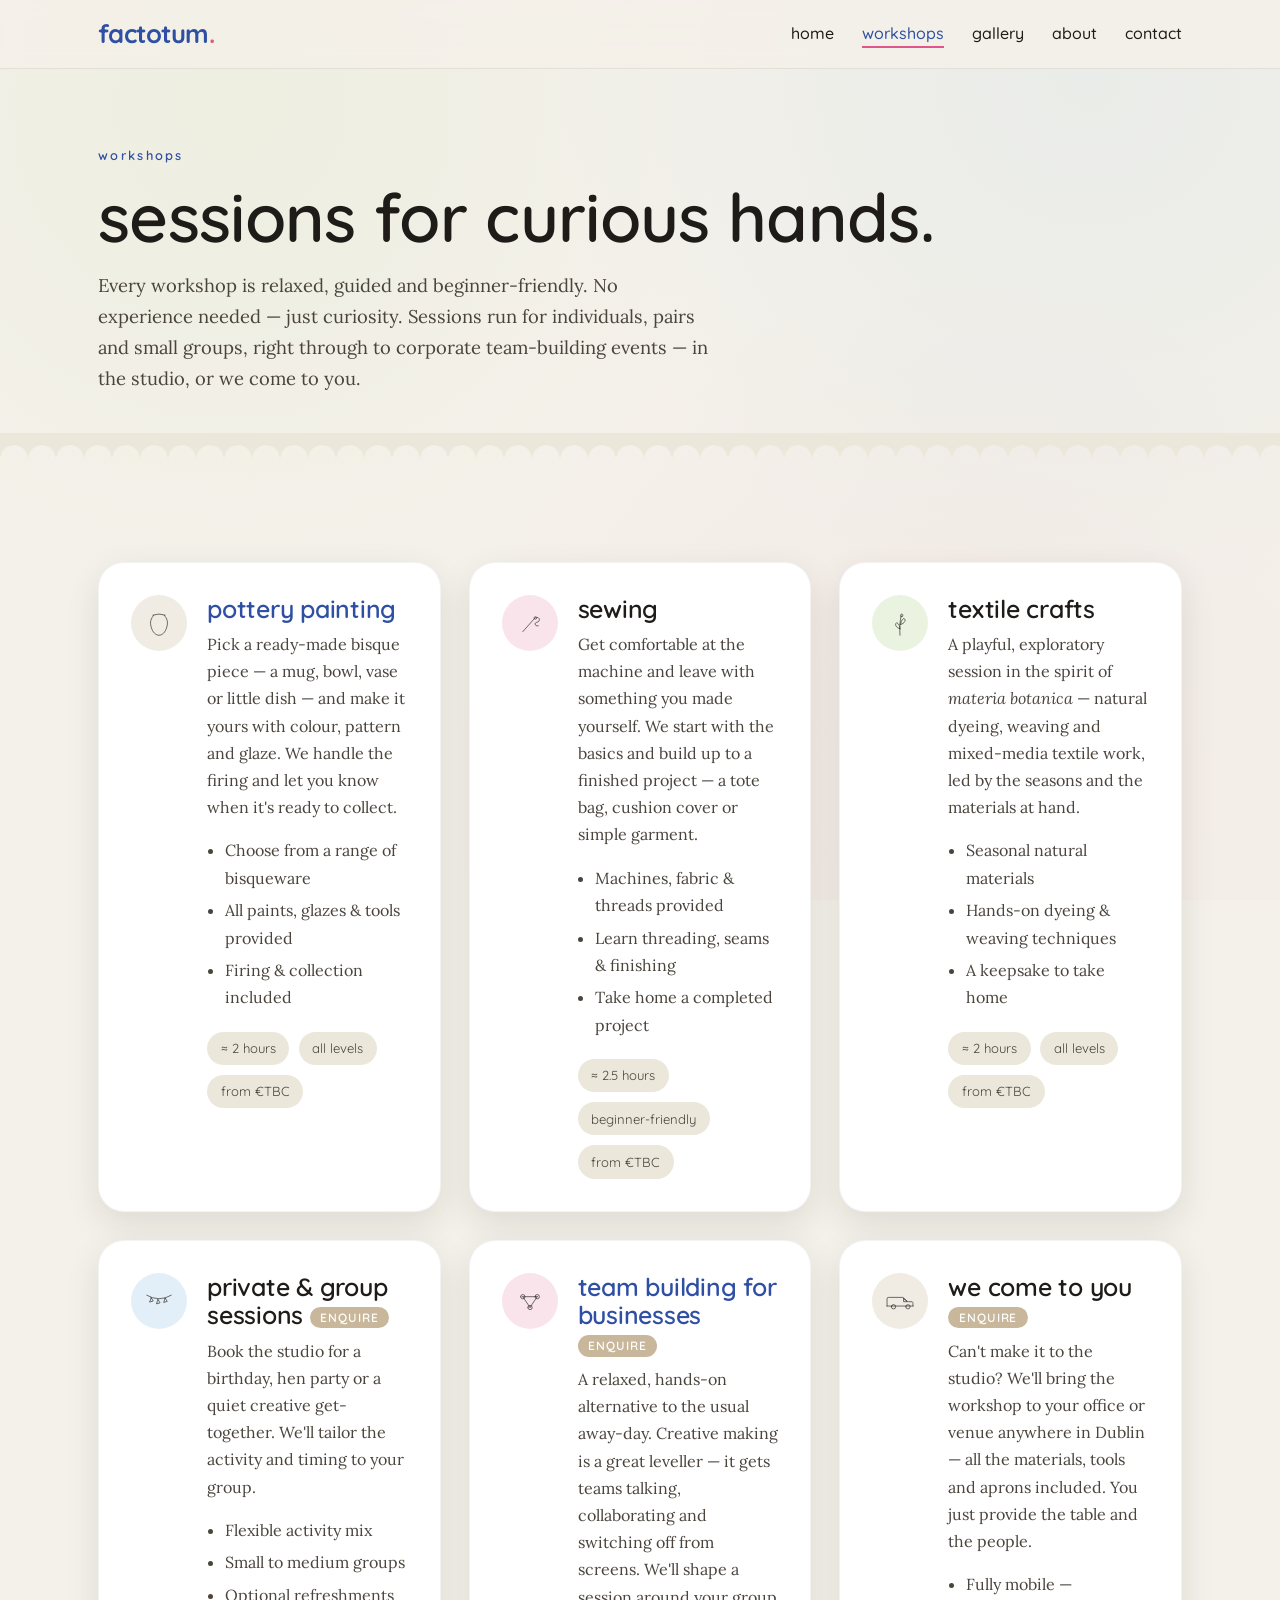
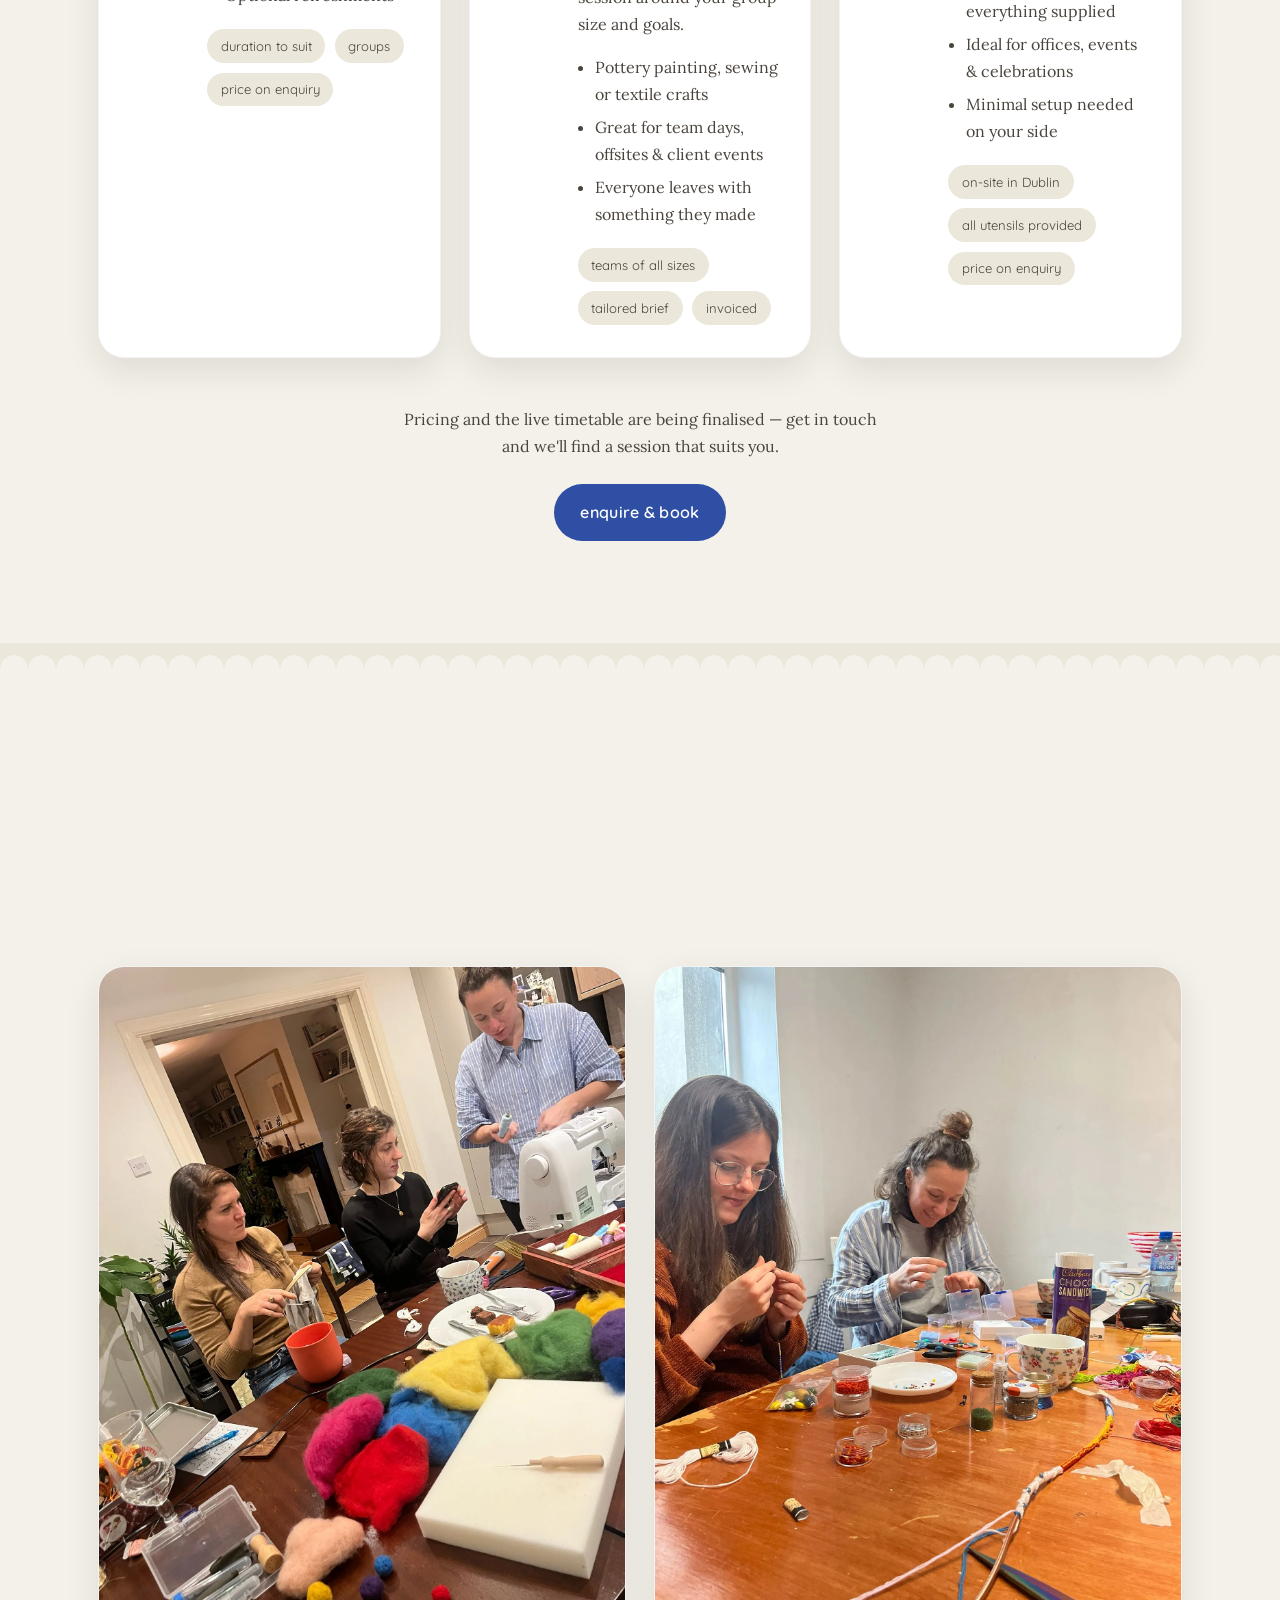
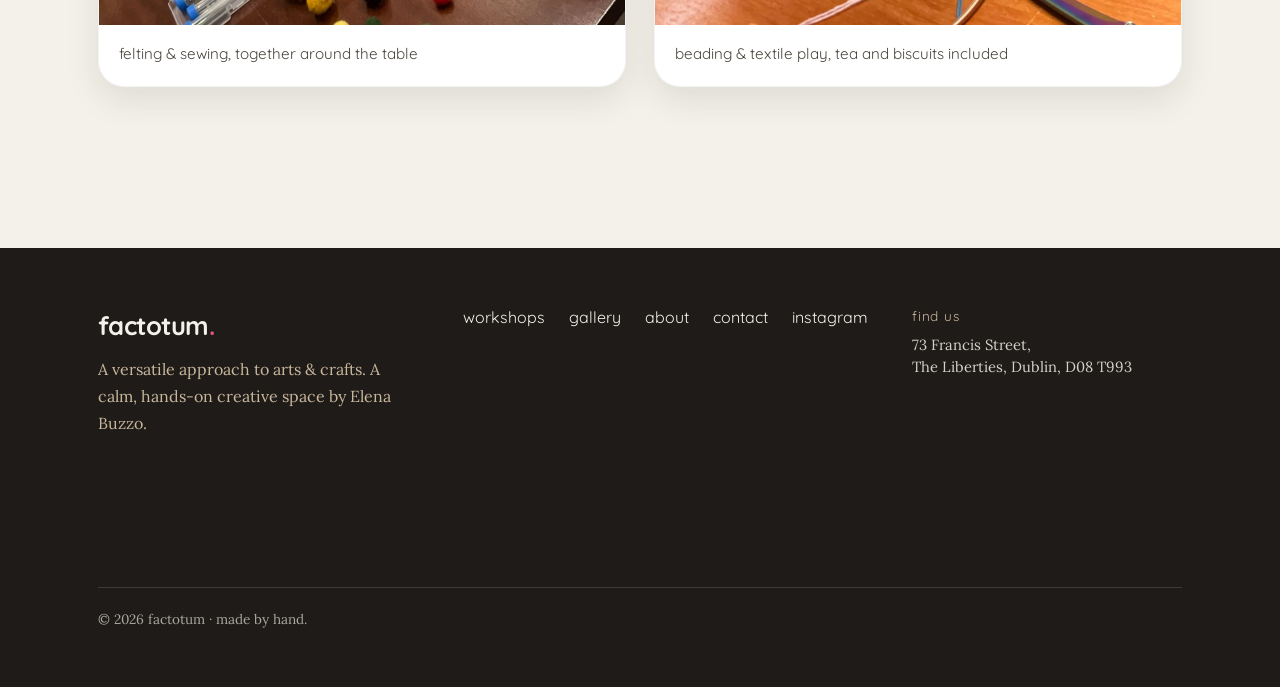
<file: workshops.html>
<!DOCTYPE html>
<html lang="en-IE">
<head>
  <meta charset="UTF-8" />
  <meta name="viewport" content="width=device-width, initial-scale=1.0" />
  <link rel="icon" type="image/png" sizes="32x32" href="assets/images/favicon-32x32.png" />
  <link rel="icon" type="image/png" sizes="192x192" href="assets/images/android-chrome-192x192.png" />
  <link rel="apple-touch-icon" href="assets/images/android-chrome-192x192.png" />
  <title>Craft Workshops in Dublin | factotum</title>
  <meta name="description" content="Pottery painting, sewing and textile craft workshops in Dublin. Beginner-friendly sessions for individuals, groups and corporate team building — or we come to you." />

  <link rel="preconnect" href="https://fonts.googleapis.com" />
  <link rel="preconnect" href="https://fonts.gstatic.com" crossorigin />
  <link href="https://fonts.googleapis.com/css2?family=Quicksand:wght@400;500;600;700&family=Lora:ital,wght@0,400;0,500;1,400&display=swap" rel="stylesheet" />
  <link rel="stylesheet" href="css/styles.css" />

  <!-- SEO — TODO: replace https://factotum.example with the live domain before launch -->
  <link rel="canonical" href="https://factotum.example/workshops.html" />
  <meta property="og:type" content="website" />
  <meta property="og:site_name" content="factotum" />
  <meta property="og:locale" content="en_IE" />
  <meta property="og:title" content="Craft Workshops in Dublin | factotum" />
  <meta property="og:description" content="Pottery painting, sewing and textile craft workshops in Dublin — for individuals, groups and corporate team building, or we come to you." />
  <meta property="og:url" content="https://factotum.example/workshops.html" />
  <meta property="og:image" content="https://factotum.example/assets/images/factotum-card.jpeg" />
  <meta name="twitter:card" content="summary_large_image" />
</head>
<body>
  <header class="site-header">
    <div class="container nav">
      <a href="index.html" class="brand">factotum<span class="dot">.</span></a>
      <button class="nav-toggle" aria-label="Toggle menu" aria-expanded="false">
        <span></span><span></span><span></span>
      </button>
      <ul class="nav-links" id="navLinks">
        <li><a href="index.html">home</a></li>
        <li><a href="workshops.html" aria-current="page">workshops</a></li>
        <li><a href="gallery.html">gallery</a></li>
        <li><a href="about.html">about</a></li>
        <li><a href="contact.html">contact</a></li>
      </ul>
    </div>
  </header>

  <main>
    <!-- ============ Page hero ============ -->
    <section class="page-hero">
      <div class="container">
        <span class="eyebrow">workshops</span>
        <h1>sessions for curious hands.</h1>
        <p>Every workshop is relaxed, guided and beginner-friendly. No experience needed &mdash; just curiosity. Sessions run for individuals, pairs and small groups, right through to corporate team-building events &mdash; in the studio, or we come to you.</p>
      </div>
    </section>

    <div class="deckle"></div>

    <!-- ============ Workshop list ============ -->
    <section class="section">
      <div class="container grid grid--2">

        <article class="workshop reveal card--assemble">
          <div class="workshop__icon t-clay" aria-hidden="true">
            <svg viewBox="0 0 100 100" fill="none" xmlns="http://www.w3.org/2000/svg"><path d="M33,28 Q50,22 67,28 M35,29 C28,38 24,46 28,60 C32,77 42,84 50,84 C58,84 68,77 72,60 C76,46 72,38 65,29" /></svg>
          </div>
          <div>
            <h3><a href="pottery-painting-dublin.html">pottery painting</a></h3>
            <p>Pick a ready-made bisque piece &mdash; a mug, bowl, vase or little dish &mdash; and make it yours with colour, pattern and glaze. We handle the firing and let you know when it's ready to collect.</p>
            <ul>
              <li>Choose from a range of bisqueware</li>
              <li>All paints, glazes &amp; tools provided</li>
              <li>Firing &amp; collection included</li>
            </ul>
            <div class="specs">
              <span class="chip">≈ 2 hours</span>
              <span class="chip">all levels</span>
              <span class="chip">from €TBC</span>
            </div>
          </div>
        </article>

        <article class="workshop reveal card--assemble">
          <div class="workshop__icon t-magenta" aria-hidden="true">
            <svg viewBox="0 0 100 100" fill="none" xmlns="http://www.w3.org/2000/svg"><path d="M30,74 L62,38 M62,38 C58,34 66,30 68,36 C69,39 65,41 62,38 M66,34 C78,32 80,46 69,48 C60,50 64,60 73,58" /></svg>
          </div>
          <div>
            <h3>sewing</h3>
            <p>Get comfortable at the machine and leave with something you made yourself. We start with the basics and build up to a finished project &mdash; a tote bag, cushion cover or simple garment.</p>
            <ul>
              <li>Machines, fabric &amp; threads provided</li>
              <li>Learn threading, seams &amp; finishing</li>
              <li>Take home a completed project</li>
            </ul>
            <div class="specs">
              <span class="chip">≈ 2.5 hours</span>
              <span class="chip">beginner-friendly</span>
              <span class="chip">from €TBC</span>
            </div>
          </div>
        </article>

        <article class="workshop reveal card--assemble">
          <div class="workshop__icon t-green" aria-hidden="true">
            <svg viewBox="0 0 100 100" fill="none" xmlns="http://www.w3.org/2000/svg"><path d="M50,84 C49,66 49,50 53,30 M50,66 C39,63 34,54 41,49 C48,53 50,60 50,66 M52,54 C63,51 68,42 61,37 C54,41 52,48 52,54 M53,32 C48,26 57,21 58,29 C58,33 54,34 53,32" /></svg>
          </div>
          <div>
            <h3>textile crafts</h3>
            <p>A playful, exploratory session in the spirit of <em>materia botanica</em> &mdash; natural dyeing, weaving and mixed-media textile work, led by the seasons and the materials at hand.</p>
            <ul>
              <li>Seasonal natural materials</li>
              <li>Hands-on dyeing &amp; weaving techniques</li>
              <li>A keepsake to take home</li>
            </ul>
            <div class="specs">
              <span class="chip">≈ 2 hours</span>
              <span class="chip">all levels</span>
              <span class="chip">from €TBC</span>
            </div>
          </div>
        </article>

        <article class="workshop reveal card--assemble">
          <div class="workshop__icon t-sky" aria-hidden="true">
            <svg viewBox="0 0 100 100" fill="none" xmlns="http://www.w3.org/2000/svg"><path d="M16,34 Q50,54 84,34 M28,41 L24,53 L34,50 Z M47,46 L43,58 L53,55 Z M67,42 L63,54 L73,51 Z" /></svg>
          </div>
          <div>
            <h3>private &amp; group sessions <span class="badge-soon">enquire</span></h3>
            <p>Book the studio for a birthday, hen party or a quiet creative get-together. We'll tailor the activity and timing to your group.</p>
            <ul>
              <li>Flexible activity mix</li>
              <li>Small to medium groups</li>
              <li>Optional refreshments</li>
            </ul>
            <div class="specs">
              <span class="chip">duration to suit</span>
              <span class="chip">groups</span>
              <span class="chip">price on enquiry</span>
            </div>
          </div>
        </article>

        <article class="workshop reveal card--assemble">
          <div class="workshop__icon t-magenta" aria-hidden="true">
            <svg viewBox="0 0 100 100" fill="none" xmlns="http://www.w3.org/2000/svg"><path d="M30,38 L70,38 M30,38 L50,68 M70,38 L50,68 M24,38 a6,6 0 1,0 12,0 a6,6 0 1,0 -12,0 M64,38 a6,6 0 1,0 12,0 a6,6 0 1,0 -12,0 M44,68 a6,6 0 1,0 12,0 a6,6 0 1,0 -12,0" /></svg>
          </div>
          <div>
            <h3><a href="group-events-dublin.html">team building for businesses</a> <span class="badge-soon">enquire</span></h3>
            <p>A relaxed, hands-on alternative to the usual away-day. Creative making is a great leveller &mdash; it gets teams talking, collaborating and switching off from screens. We'll shape a session around your group size and goals.</p>
            <ul>
              <li>Pottery painting, sewing or textile crafts</li>
              <li>Great for team days, offsites &amp; client events</li>
              <li>Everyone leaves with something they made</li>
            </ul>
            <div class="specs">
              <span class="chip">teams of all sizes</span>
              <span class="chip">tailored brief</span>
              <span class="chip">invoiced</span>
            </div>
          </div>
        </article>

        <article class="workshop reveal card--assemble">
          <div class="workshop__icon t-clay" aria-hidden="true">
            <svg viewBox="0 0 100 100" fill="none" xmlns="http://www.w3.org/2000/svg"><path d="M14,64 L14,44 Q14,40 18,40 L58,40 L72,52 L84,52 Q86,53 86,57 L86,64 M14,64 L86,64 M60,43 L70,52 L60,52 Z M26,66 a6,6 0 1,0 12,0 a6,6 0 1,0 -12,0 M66,66 a6,6 0 1,0 12,0 a6,6 0 1,0 -12,0" /></svg>
          </div>
          <div>
            <h3>we come to you <span class="badge-soon">enquire</span></h3>
            <p>Can't make it to the studio? We'll bring the workshop to your office or venue anywhere in Dublin &mdash; all the materials, tools and aprons included. You just provide the table and the people.</p>
            <ul>
              <li>Fully mobile &mdash; everything supplied</li>
              <li>Ideal for offices, events &amp; celebrations</li>
              <li>Minimal setup needed on your side</li>
            </ul>
            <div class="specs">
              <span class="chip">on-site in Dublin</span>
              <span class="chip">all utensils provided</span>
              <span class="chip">price on enquiry</span>
            </div>
          </div>
        </article>

      </div>

      <div class="container text-center" style="margin-top:3rem;">
        <p class="mx-auto" style="max-width:48ch;margin-bottom:1.5rem;color:var(--ink-soft);">Pricing and the live timetable are being finalised &mdash; get in touch and we'll find a session that suits you.</p>
        <a href="contact.html" class="btn btn--primary">enquire &amp; book</a>
      </div>
    </section>

    <div class="deckle"></div>

    <!-- ============ In the studio (real sessions) ============ -->
    <section class="section">
      <div class="container">
        <div class="section-head reveal">
          <span class="eyebrow">in the studio</span>
          <h2>real people, real sessions</h2>
          <p>A relaxed table, good company, and plenty of materials to play with &mdash; this is what a factotum workshop looks like.</p>
        </div>
        <div class="grid grid--2">
          <figure class="photo-card reveal">
            <img src="assets/images/workshops/workshop-group-1.webp" alt="Three people at a textile and sewing workshop with colourful wool and a sewing machine" loading="lazy" />
            <figcaption>felting &amp; sewing, together around the table</figcaption>
          </figure>
          <figure class="photo-card reveal">
            <img src="assets/images/workshops/workshop-group-2.webp" alt="Two people making beaded and threaded crafts at a workshop table" loading="lazy" />
            <figcaption>beading &amp; textile play, tea and biscuits included</figcaption>
          </figure>
        </div>
      </div>
    </section>
  </main>

  <footer class="site-footer">
    <div class="container">
      <div>
        <a href="index.html" class="brand">factotum<span class="dot">.</span></a>
        <p class="footer-tag">A versatile approach to arts &amp; crafts. A calm, hands-on creative space by Elena Buzzo.</p>
      </div>
      <ul class="footer-nav">
        <li><a href="workshops.html">workshops</a></li>
        <li><a href="gallery.html">gallery</a></li>
        <li><a href="about.html">about</a></li>
        <li><a href="contact.html">contact</a></li>
        <li><a href="https://instagram.com/factotum.lab" target="_blank" rel="noopener">instagram</a></li>
      </ul>
      <div class="footer-map">
        <span class="label">find us</span>
        <address>73 Francis Street,<br />The Liberties, Dublin, D08&nbsp;T993</address>
        <iframe title="factotum studio location on Google Maps" src="https://www.google.com/maps?q=73%20Francis%20Street%2C%20The%20Liberties%2C%20Dublin%2C%20D08%20T993&output=embed" loading="lazy" referrerpolicy="no-referrer-when-downgrade"></iframe>
      </div>

      <div class="footer-bottom">&copy; <span id="year"></span> factotum · made by hand.</div>
    </div>
  </footer>

  <script src="js/artbg.js"></script>
  <script src="js/main.js"></script>
</body>
</html>
</file>
<file: css/styles.css>
/* =====================================================================
   factotum — design system & shared styles
   Plain CSS. Tokens live in :root. Mobile-first, organic, paper-textured.
   ===================================================================== */

/* ----------  Design tokens  ---------- */
:root {
  /* Palette (from the logo card + artwork — watercolour brights on cotton paper) */
  --paper:        #f4f1ea;   /* background */
  --paper-deep:   #ece7db;   /* slightly darker paper for cards/sections */
  --ink:          #1e1b18;   /* text */
  --ink-soft:     #4a443d;   /* secondary text */
  --indigo:       #2e4fa3;   /* primary accent (logo type) */
  --indigo-deep:  #233d80;
  --green:        #8bbe4f;   /* watercolour washes */
  --magenta:      #e0568a;
  --sky:          #5fa8d8;
  --clay:         #c9b79c;

  /* Typography */
  --font-display: "Quicksand", system-ui, sans-serif;
  --font-body:    "Lora", Georgia, serif;

  /* Spacing & layout */
  --maxw: 1180px;
  --gutter: clamp(1.25rem, 4vw, 3rem);
  --radius: 14px;
  --radius-lg: 26px;

  /* Effects */
  --shadow-soft: 0 12px 34px rgba(30, 27, 24, 0.10);
  --shadow-hover: 0 18px 48px rgba(30, 27, 24, 0.16);
  --transition: 280ms cubic-bezier(0.22, 0.61, 0.36, 1);

  /* Page tint layer — reused by the text knockouts so they match exactly */
  --paper-tints:
    radial-gradient(circle at 18% 12%, rgba(139, 190, 79, 0.06), transparent 38%),
    radial-gradient(circle at 85% 8%,  rgba(95, 168, 216, 0.07), transparent 40%),
    radial-gradient(circle at 75% 88%, rgba(224, 86, 138, 0.05), transparent 42%);
}

/* ----------  Reset / base  ---------- */
*,
*::before,
*::after { box-sizing: border-box; }

* { margin: 0; }

html { scroll-behavior: smooth; }

body {
  font-family: var(--font-body);
  color: var(--ink);
  background-color: var(--paper);
  /* subtle paper grain via layered gradients (no external texture needed) */
  background-image: var(--paper-tints);
  background-attachment: fixed;
  line-height: 1.7;
  -webkit-font-smoothing: antialiased;
  text-rendering: optimizeLegibility;
}

img { display: block; max-width: 100%; height: auto; }

a { color: var(--indigo); text-decoration: none; transition: color var(--transition); }
a:hover { color: var(--magenta); }

h1, h2, h3, h4 {
  font-family: var(--font-display);
  font-weight: 600;
  line-height: 1.15;
  letter-spacing: -0.01em;
  text-transform: lowercase;
  color: var(--ink);
}

h1 { font-size: clamp(2.4rem, 6vw, 4.2rem); }
h2 { font-size: clamp(1.8rem, 4vw, 2.8rem); }
h3 { font-size: clamp(1.25rem, 2.4vw, 1.55rem); }

p { color: var(--ink-soft); }

/* ----------  Layout helpers  ---------- */
.container {
  width: 100%;
  max-width: var(--maxw);
  margin-inline: auto;
  padding-inline: var(--gutter);
}

.section { padding-block: clamp(3.5rem, 8vw, 6.5rem); }
.section--tight { padding-block: clamp(2.5rem, 5vw, 4rem); }

.section-head { max-width: 60ch; margin-bottom: 2.5rem; }
.section-head .eyebrow { margin-bottom: 0.75rem; }
.section-head p { font-size: 1.1rem; }

.eyebrow {
  font-family: var(--font-display);
  text-transform: lowercase;
  letter-spacing: 0.18em;
  font-size: 0.8rem;
  font-weight: 600;
  color: var(--indigo);
  display: inline-block;
}

.text-center { text-align: center; }
.mx-auto { margin-inline: auto; }

/* ----------  Buttons  ---------- */
.btn {
  display: inline-flex;
  align-items: center;
  gap: 0.5rem;
  font-family: var(--font-display);
  font-weight: 600;
  text-transform: lowercase;
  letter-spacing: 0.02em;
  font-size: 1rem;
  padding: 0.85rem 1.6rem;
  border-radius: 999px;
  border: 1.5px solid transparent;
  cursor: pointer;
  transition: transform var(--transition), background var(--transition),
              box-shadow var(--transition), color var(--transition);
}
.btn:hover { transform: translateY(-2px); }

.btn--primary { background: var(--indigo); color: #fff; }
.btn--primary:hover { background: var(--indigo-deep); color: #fff; box-shadow: var(--shadow-hover); }

.btn--ghost { background: transparent; color: var(--ink); border-color: var(--ink); }
.btn--ghost:hover { background: var(--ink); color: var(--paper); }

/* ----------  Watercolour blob accent  ---------- */
.blob {
  position: absolute;
  z-index: 0;
  border-radius: 47% 53% 60% 40% / 45% 50% 50% 55%;
  filter: blur(2px);
  opacity: 0.5;
  pointer-events: none;
}

/* ----------  Deckle / torn paper divider  ---------- */
.deckle {
  height: 26px;
  width: 100%;
  background: var(--paper-deep);
  -webkit-mask: radial-gradient(14px at 14px 26px, transparent 96%, #000) repeat-x 0 0 / 28px 26px;
          mask: radial-gradient(14px at 14px 26px, transparent 96%, #000) repeat-x 0 0 / 28px 26px;
}

/* =====================================================================
   Scroll-drawn background line (js/artbg.js)
   A single continuous ink line spanning the full page, drawn/un-drawn
   with scroll. Sits behind all content; faint, non-interactive.
   ===================================================================== */
#artbg {
  position: absolute;
  top: 0;
  left: 0;
  width: 100%;
  z-index: -1;
  overflow: hidden;
  pointer-events: none;
}
#artbg svg { display: block; width: 100%; height: 100%; }
#artbg path {
  fill: none;
  stroke: rgba(30, 27, 24, 0.6);    /* fine ink / charcoal */
  stroke-width: 2.2;
  stroke-linecap: round;
  stroke-linejoin: round;
}

/* White copy of the line drawn inside dark sections, behind their content. */
.quote-band { position: relative; overflow: hidden; }
.quote-band > .container { position: relative; z-index: 1; }
.artbg-dark {
  position: absolute;
  inset: 0;
  width: 100%;
  height: 100%;
  z-index: 0;
  pointer-events: none;
}
.artbg-dark path {
  fill: none;
  stroke: rgba(244, 241, 234, 0.8);  /* paper-white over black */
  stroke-width: 2.2;
  stroke-linecap: round;
  stroke-linejoin: round;
}

/* =====================================================================
   Header / nav
   ===================================================================== */
.site-header {
  position: sticky;
  top: 0;
  z-index: 50;
  background: rgba(244, 241, 234, 0.82);
  backdrop-filter: blur(10px);
  border-bottom: 1px solid rgba(30, 27, 24, 0.08);
}
.nav {
  display: flex;
  align-items: center;
  justify-content: space-between;
  gap: 1rem;
  min-height: 68px;
}
.brand {
  font-family: var(--font-display);
  font-weight: 700;
  font-size: 1.6rem;
  letter-spacing: -0.02em;
  color: var(--indigo);
  text-transform: lowercase;
}
.brand:hover { color: var(--indigo); }
.brand .dot { color: var(--magenta); }

.nav-links {
  display: flex;
  align-items: center;
  gap: 1.75rem;
  list-style: none;
  padding: 0;
}
.nav-links a {
  font-family: var(--font-display);
  font-weight: 500;
  text-transform: lowercase;
  color: var(--ink);
  font-size: 1rem;
  position: relative;
}
.nav-links a::after {
  content: "";
  position: absolute;
  left: 0; bottom: -5px;
  width: 0; height: 2px;
  background: var(--magenta);
  transition: width var(--transition);
}
.nav-links a:hover::after,
.nav-links a[aria-current="page"]::after { width: 100%; }
.nav-links a[aria-current="page"] { color: var(--indigo); }

.nav-toggle {
  display: none;
  flex-direction: column;
  gap: 5px;
  background: none;
  border: 0;
  cursor: pointer;
  padding: 8px;
}
.nav-toggle span {
  width: 26px; height: 2.5px;
  background: var(--ink);
  border-radius: 2px;
  transition: transform var(--transition), opacity var(--transition);
}

@media (max-width: 760px) {
  .nav-toggle { display: flex; }
  .nav-links {
    position: absolute;
    top: 68px; left: 0; right: 0;
    flex-direction: column;
    align-items: flex-start;
    gap: 0;
    background: var(--paper);
    border-bottom: 1px solid rgba(30, 27, 24, 0.08);
    padding: 0.5rem var(--gutter) 1.25rem;
    max-height: 0;
    overflow: hidden;
    transition: max-height var(--transition);
  }
  .nav-links.open { max-height: 340px; }
  .nav-links li { width: 100%; }
  .nav-links a { display: block; padding: 0.85rem 0; width: 100%; }
}

/* =====================================================================
   Hero
   ===================================================================== */
.hero {
  position: relative;
  overflow: hidden;
  padding-block: clamp(3.5rem, 9vw, 7rem);
}
.hero__inner {
  position: relative;
  z-index: 2;
  max-width: 640px;
  /* frosted card so the text stays readable over the watercolour art */
  background: rgba(244, 241, 234, 0.35);
  backdrop-filter: blur(7px);
  -webkit-backdrop-filter: blur(7px);
  border: 1px solid rgba(255, 255, 255, 0.5);
  border-radius: var(--radius-lg);
  padding: clamp(1.75rem, 4vw, 2.75rem);
  box-shadow: var(--shadow-soft);
}
.hero h1 { margin-bottom: 1.25rem; }
.hero .lead {
  font-size: clamp(1.1rem, 2vw, 1.35rem);
  color: var(--ink-soft);
  margin-bottom: 2rem;
  max-width: 46ch;
}
.hero__cta { display: flex; flex-wrap: wrap; gap: 1rem; }
.hero__art {
  position: absolute;
  inset: 0;
  z-index: 1;
  opacity: 0.22;
  background-size: cover;
  background-position: center;
  -webkit-mask-image: linear-gradient(90deg, transparent, #000 60%);
          mask-image: linear-gradient(90deg, transparent, #000 60%);
}
@media (max-width: 760px) {
  .hero__art { opacity: 0.12; }
}

/* =====================================================================
   Cards / grids
   ===================================================================== */
.grid { display: grid; gap: 1.75rem; }
.grid--3 { grid-template-columns: repeat(auto-fit, minmax(260px, 1fr)); }
.grid--2 { grid-template-columns: repeat(auto-fit, minmax(320px, 1fr)); }

.card {
  position: relative;
  background: #fff;
  border-radius: var(--radius-lg);
  padding: 1.9rem;
  box-shadow: var(--shadow-soft);
  transition: transform var(--transition), box-shadow var(--transition);
  overflow: hidden;
  border: 1px solid rgba(30, 27, 24, 0.05);
}
.card:hover { transform: translateY(-5px); box-shadow: var(--shadow-hover); }
.card__icon {
  width: 54px; height: 54px;
  border-radius: 50%;
  display: grid; place-items: center;
  font-size: 1.5rem;
  margin-bottom: 1.1rem;
}
.card h3 { margin-bottom: 0.6rem; }
.card .meta {
  font-family: var(--font-display);
  font-size: 0.85rem;
  letter-spacing: 0.04em;
  color: var(--indigo);
  margin-top: 1rem;
}

/* tint utilities for icons/blobs */
.t-green   { background: rgba(139, 190, 79, 0.18);  color: #5c7e2c; }
.t-magenta { background: rgba(224, 86, 138, 0.16);  color: #b03466; }
.t-sky     { background: rgba(95, 168, 216, 0.18);  color: #2f78ab; }
.t-clay    { background: rgba(201, 183, 156, 0.28); color: #8a734f; }

/* ---- Hand-drawn illustration medallion (home featured cards) ---- */
.card__illus {
  width: 88px;
  height: 88px;
  border-radius: 50%;
  display: grid;
  place-items: center;
  margin-bottom: 1.1rem;
  transition: transform var(--transition);
}
.card--assemble:hover .card__illus { transform: scale(1.06) rotate(-2deg); }
.card__illus svg { width: 56px; height: 56px; overflow: visible; }
.workshop__icon svg { width: 36px; height: 36px; overflow: visible; }
.card__illus path,
.workshop__icon path {
  fill: none;
  stroke: rgba(30, 27, 24, 0.72);
  stroke-width: 2.4;
  stroke-linecap: round;
  stroke-linejoin: round;
  /* drawn-on when the card reveals (generous dash > path length) */
  stroke-dasharray: 800;
  stroke-dashoffset: 800;
  transition: stroke-dashoffset 1s ease;
}

/* =====================================================================
   Featured-card scroll assemble: box -> illustration -> header -> paragraph.
   Driven by the .in class the IntersectionObserver already adds (js/main.js).
   ===================================================================== */
.card--assemble { --cd: 0s; }                       /* per-card base delay */
.grid--3 .card--assemble:nth-child(2) { --cd: 0.12s; }
.grid--3 .card--assemble:nth-child(3) { --cd: 0.24s; }
.grid--2 .card--assemble:nth-child(even) { --cd: 0.10s; }   /* workshops: gentle L→R per row */

.card--assemble :is(.card__illus, .workshop__icon, h3, p, ul, .specs, .meta) {
  opacity: 0;
  transform: translateY(14px);
  transition: opacity 0.6s ease, transform 0.6s ease;
}
.card--assemble.in :is(.card__illus, .workshop__icon, h3, p, ul, .specs, .meta) {
  opacity: 1;
  transform: none;
}
.card--assemble.in :is(.card__illus, .workshop__icon) { transition-delay: calc(var(--cd) + 0.15s); }
.card--assemble.in h3        { transition-delay: calc(var(--cd) + 0.30s); }
.card--assemble.in p         { transition-delay: calc(var(--cd) + 0.45s); }
.card--assemble.in ul        { transition-delay: calc(var(--cd) + 0.55s); }
.card--assemble.in .specs    { transition-delay: calc(var(--cd) + 0.62s); }
.card--assemble.in .meta     { transition-delay: calc(var(--cd) + 0.60s); }
.card--assemble.in :is(.card__illus, .workshop__icon) path {
  stroke-dashoffset: 0;
  transition-delay: calc(var(--cd) + 0.15s);
}

@media (prefers-reduced-motion: reduce) {
  .card--assemble :is(.card__illus, .workshop__icon, h3, p, ul, .specs, .meta) {
    opacity: 1;
    transform: none;
    transition: none;
  }
  .card__illus path, .workshop__icon path { stroke-dashoffset: 0; transition: none; }
}

/* =====================================================================
   Philosophy / quote band
   ===================================================================== */
.quote-band {
  background: var(--ink);
  color: var(--paper);
}
.quote-band .container { text-align: center; }
.quote-band blockquote {
  font-family: var(--font-display);
  font-weight: 500;
  text-transform: lowercase;
  font-size: clamp(1.5rem, 3.5vw, 2.4rem);
  line-height: 1.3;
  max-width: 22ch;
  margin-inline: auto;
}
.quote-band cite {
  display: block;
  margin-top: 1.5rem;
  font-family: var(--font-body);
  font-style: normal;
  font-size: 0.95rem;
  letter-spacing: 0.12em;
  text-transform: uppercase;
  color: var(--clay);
}

/* =====================================================================
   Gallery teaser strip
   ===================================================================== */
.teaser-strip {
  display: grid;
  grid-template-columns: repeat(4, 1fr);
  gap: 0.9rem;
}
.teaser-strip a { overflow: hidden; border-radius: var(--radius); aspect-ratio: 3/4; }
.teaser-strip img {
  width: 100%; height: 100%; object-fit: cover;
  transition: transform 500ms ease;
}
.teaser-strip a:hover img { transform: scale(1.06); }
@media (max-width: 620px) {
  .teaser-strip { grid-template-columns: repeat(2, 1fr); }
}

/* =====================================================================
   Page hero (inner pages)
   ===================================================================== */
.page-hero { padding-block: clamp(2.75rem, 6vw, 4.5rem) clamp(1.5rem, 3vw, 2.5rem); }
.page-hero .eyebrow { margin-bottom: 0.75rem; }
.page-hero p { font-size: 1.15rem; max-width: 56ch; margin-top: 0.85rem; }

/* =====================================================================
   Workshops detail
   ===================================================================== */
.workshop {
  display: grid;
  grid-template-columns: 56px 1fr;
  gap: 1.25rem;
  align-items: start;
  background: #fff;
  border-radius: var(--radius-lg);
  padding: 2rem;
  box-shadow: var(--shadow-soft);
  border: 1px solid rgba(30, 27, 24, 0.05);
}
.workshop__icon {
  width: 56px; height: 56px; border-radius: 50%;
  display: grid; place-items: center; font-size: 1.5rem;
}
.workshop h3 { margin-bottom: 0.5rem; }
.workshop ul { margin: 1rem 0 0; padding-left: 1.1rem; color: var(--ink-soft); }
.workshop li { margin-bottom: 0.35rem; }
.workshop .specs {
  display: flex; flex-wrap: wrap; gap: 0.6rem; margin-top: 1.25rem;
}
.chip {
  font-family: var(--font-display);
  font-size: 0.82rem;
  background: var(--paper-deep);
  color: var(--ink-soft);
  padding: 0.35rem 0.85rem;
  border-radius: 999px;
}
.badge-soon {
  font-family: var(--font-display);
  font-size: 0.75rem;
  letter-spacing: 0.08em;
  text-transform: uppercase;
  background: var(--clay);
  color: #fff;
  padding: 0.2rem 0.65rem;
  border-radius: 999px;
  vertical-align: middle;
}

/* =====================================================================
   Gallery (masonry + project showcase)
   ===================================================================== */
.gallery-tabs {
  display: flex;
  flex-wrap: wrap;
  gap: 0.6rem;
  margin-bottom: 2.5rem;
}
.gallery-tabs button {
  font-family: var(--font-display);
  text-transform: lowercase;
  font-size: 0.95rem;
  background: transparent;
  border: 1.5px solid rgba(30, 27, 24, 0.18);
  color: var(--ink-soft);
  padding: 0.5rem 1.15rem;
  border-radius: 999px;
  cursor: pointer;
  transition: all var(--transition);
}
.gallery-tabs button:hover { border-color: var(--ink); color: var(--ink); }
.gallery-tabs button[aria-selected="true"] {
  background: var(--indigo); border-color: var(--indigo); color: #fff;
}

/* masonry via CSS columns */
.masonry { columns: 3 260px; column-gap: 1.1rem; }
.masonry .tile { break-inside: avoid; margin-bottom: 1.1rem; }
.tile {
  position: relative;
  border-radius: var(--radius);
  overflow: hidden;
  cursor: zoom-in;
  box-shadow: var(--shadow-soft);
  background: #fff;
}
.tile img { width: 100%; transition: transform 500ms ease; }
.tile:hover img { transform: scale(1.04); }
.tile__cap {
  position: absolute;
  inset: auto 0 0 0;
  padding: 1.4rem 1rem 0.85rem;
  background: linear-gradient(transparent, rgba(30, 27, 24, 0.78));
  color: #fff;
  font-family: var(--font-display);
  opacity: 0;
  transition: opacity var(--transition);
}
.tile:hover .tile__cap { opacity: 1; }
.tile__cap .title { text-transform: lowercase; font-weight: 600; }
.tile__cap .date { font-size: 0.8rem; opacity: 0.85; }

/* sculpture showcase rows */
.showcase-row {
  display: grid;
  grid-template-columns: 1fr 1fr;
  gap: clamp(1.5rem, 4vw, 3.5rem);
  align-items: center;
  margin-bottom: clamp(2.5rem, 6vw, 4.5rem);
}
.showcase-row:nth-child(even) .showcase-row__media { order: 2; }
.showcase-row__media {
  border-radius: var(--radius-lg);
  overflow: hidden;
  box-shadow: var(--shadow-soft);
}
.showcase-row__media img { width: 100%; }
.showcase-row h3 { margin-bottom: 0.75rem; }
@media (max-width: 720px) {
  .showcase-row { grid-template-columns: 1fr; }
  .showcase-row:nth-child(even) .showcase-row__media { order: 0; }
}

/* photo cards (real workshop / studio photography) */
.photo-card {
  margin: 0;
  border-radius: var(--radius-lg);
  overflow: hidden;
  box-shadow: var(--shadow-soft);
  background: #fff;
  border: 1px solid rgba(30, 27, 24, 0.05);
}
.photo-card img {
  width: 100%;
  aspect-ratio: 4 / 5;
  object-fit: cover;
  transition: transform 600ms ease;
}
.photo-card:hover img { transform: scale(1.04); }
.photo-card figcaption {
  padding: 1rem 1.25rem 1.25rem;
  font-family: var(--font-display);
  text-transform: lowercase;
  color: var(--ink-soft);
  font-size: 0.95rem;
}

.coming-soon {
  text-align: center;
  padding: clamp(3rem, 8vw, 5rem);
  border: 2px dashed rgba(30, 27, 24, 0.2);
  border-radius: var(--radius-lg);
  background: rgba(255, 255, 255, 0.4);
}

/* =====================================================================
   Lightbox
   ===================================================================== */
.lightbox {
  position: fixed;
  inset: 0;
  z-index: 100;
  display: none;
  place-items: center;
  background: rgba(20, 18, 16, 0.92);
  padding: 4vw;
}
.lightbox.open { display: grid; }
.lightbox img {
  max-width: 90vw;
  max-height: 80vh;
  border-radius: 8px;
  box-shadow: 0 20px 60px rgba(0,0,0,0.5);
}
.lightbox__cap {
  color: var(--paper);
  text-align: center;
  margin-top: 1rem;
  font-family: var(--font-display);
  text-transform: lowercase;
}
.lightbox__cap .date { display: block; font-size: 0.85rem; opacity: 0.7; }
.lightbox__btn {
  position: absolute;
  background: rgba(255,255,255,0.12);
  color: #fff;
  border: 0;
  width: 48px; height: 48px;
  border-radius: 50%;
  font-size: 1.4rem;
  cursor: pointer;
  display: grid; place-items: center;
  transition: background var(--transition);
}
.lightbox__btn:hover { background: rgba(255,255,255,0.28); }
.lightbox__close { top: 4vw; right: 4vw; }
.lightbox__prev { left: 3vw; top: 50%; transform: translateY(-50%); }
.lightbox__next { right: 3vw; top: 50%; transform: translateY(-50%); }
@media (max-width: 620px) {
  .lightbox__prev { left: 2vw; }
  .lightbox__next { right: 2vw; }
}

/* =====================================================================
   About
   ===================================================================== */
.about-grid {
  display: grid;
  grid-template-columns: 0.9fr 1.1fr;
  gap: clamp(1.5rem, 5vw, 4rem);
  align-items: center;
}
.about-portrait {
  border-radius: var(--radius-lg);
  overflow: hidden;
  box-shadow: var(--shadow-soft);
  aspect-ratio: 4/5;
  background: var(--paper-deep);
  display: grid; place-items: center;
  color: var(--ink-soft);
  text-align: center;
  font-family: var(--font-display);
  padding: 2rem;
}
.about-portrait img { width: 100%; height: 100%; object-fit: cover; }
.prose p { margin-bottom: 1.1rem; font-size: 1.08rem; }
@media (max-width: 720px) { .about-grid { grid-template-columns: 1fr; } }

/* =====================================================================
   Contact / form
   ===================================================================== */
.contact-grid {
  display: grid;
  grid-template-columns: 1fr 1fr;
  gap: clamp(1.5rem, 5vw, 4rem);
}
@media (max-width: 760px) { .contact-grid { grid-template-columns: 1fr; } }

.contact-info li {
  list-style: none;
  margin-bottom: 1.25rem;
}
.contact-info .label {
  display: block;
  font-family: var(--font-display);
  text-transform: lowercase;
  letter-spacing: 0.06em;
  font-size: 0.85rem;
  color: var(--indigo);
  margin-bottom: 0.15rem;
}
.contact-info ul { padding: 0; }

.form-card {
  background: #fff;
  border-radius: var(--radius-lg);
  padding: clamp(1.5rem, 4vw, 2.5rem);
  box-shadow: var(--shadow-soft);
  border: 1px solid rgba(30, 27, 24, 0.05);
}
.field { margin-bottom: 1.25rem; }
.field label {
  display: block;
  font-family: var(--font-display);
  font-size: 0.95rem;
  margin-bottom: 0.45rem;
  color: var(--ink);
}
.field input,
.field select,
.field textarea {
  width: 100%;
  font-family: var(--font-body);
  font-size: 1rem;
  color: var(--ink);
  background: var(--paper);
  border: 1.5px solid rgba(30, 27, 24, 0.15);
  border-radius: var(--radius);
  padding: 0.8rem 1rem;
  transition: border-color var(--transition), box-shadow var(--transition);
}
.field input:focus,
.field select:focus,
.field textarea:focus {
  outline: none;
  border-color: var(--indigo);
  box-shadow: 0 0 0 3px rgba(46, 79, 163, 0.14);
}
.field textarea { resize: vertical; min-height: 130px; }
.field .error {
  display: none;
  color: #b03466;
  font-family: var(--font-display);
  font-size: 0.85rem;
  margin-top: 0.35rem;
}
.field.invalid .error { display: block; }
.field.invalid input,
.field.invalid select,
.field.invalid textarea { border-color: #b03466; }

.form-status {
  display: none;
  border-radius: var(--radius);
  padding: 1rem 1.25rem;
  font-family: var(--font-display);
  margin-bottom: 1.25rem;
}
.form-status.show { display: block; }
.form-status.success { background: rgba(139, 190, 79, 0.18); color: #4d6b24; }
.form-status.fail { background: rgba(224, 86, 138, 0.16); color: #b03466; }

/* =====================================================================
   Footer
   ===================================================================== */
.site-footer {
  background: var(--ink);
  color: var(--paper);
  padding-block: clamp(2.5rem, 5vw, 3.5rem);
  margin-top: clamp(2rem, 5vw, 4rem);
}
.site-footer .container {
  display: flex;
  flex-wrap: wrap;
  gap: 1.5rem 2.5rem;
  justify-content: space-between;
  align-items: flex-start;
}
.site-footer .brand { color: var(--paper); }
.site-footer .brand .dot { color: var(--magenta); }
.footer-tag { color: var(--clay); max-width: 32ch; margin-top: 0.5rem; }
.footer-nav { display: flex; gap: 1.5rem; flex-wrap: wrap; list-style: none; padding: 0; }
.footer-nav a { color: var(--paper); font-family: var(--font-display); text-transform: lowercase; }
.footer-nav a:hover { color: var(--magenta); }
.footer-bottom {
  width: 100%;
  border-top: 1px solid rgba(244, 241, 234, 0.15);
  margin-top: 1.5rem;
  padding-top: 1.25rem;
  font-size: 0.85rem;
  color: rgba(244, 241, 234, 0.65);
}

/* Footer location + map */
.footer-map { max-width: 270px; }
.footer-map .label {
  display: block;
  font-family: var(--font-display);
  text-transform: lowercase;
  letter-spacing: 0.06em;
  font-size: 0.85rem;
  color: var(--clay);
  margin-bottom: 0.4rem;
}
.footer-map address {
  font-style: normal;
  color: var(--paper);
  opacity: 0.85;
  font-size: 0.92rem;
  line-height: 1.5;
  margin-bottom: 0.7rem;
}
.footer-map iframe {
  display: block;
  width: 100%;
  height: 150px;
  border: 0;
  border-radius: 10px;
  filter: grayscale(0.25) contrast(1.05);
}

/* Subtle scroll parallax on studio photos (driven by js/artbg.js) */
.photo-card { will-change: transform; }

/* =====================================================================
   Keep the scroll-drawn line from crossing readable text.
   Bare-on-paper text gets an invisible paper "knockout" (a soft backing the
   same colour as the page) so the line breaks around it rather than weaving
   through. Card & footer text already sit on an opaque surface. The dark
   quote band knocks out with ink so the white line breaks around it too.
   ===================================================================== */
:is(.page-hero, .section-head, .prose, .coming-soon) :is(.eyebrow, h1, h2, h3, p),
.showcase-row > div :is(h3, p),
.section > .container.text-center > :is(h2, p),
.contact-grid > div:first-child :is(h2, p, .label, a, span) {
  /* identical to the page background (colour + viewport-fixed tints) so the
     knockout is invisible while still occluding the line behind text */
  background-color: var(--paper);
  background-image: var(--paper-tints);
  background-attachment: fixed;
}
.quote-band :is(blockquote, cite) {
  background-color: var(--ink);   /* matches the solid dark band exactly */
}

/* =====================================================================
   First-visit watercolour intro
   ===================================================================== */
/* Lock scroll while the intro is showing. Overlay is hidden unless JS
   (early head script) marks the page as intro-pending, so no-JS users
   and returning visitors see the site immediately. */
html.intro-pending,
html.intro-pending body { overflow: hidden; height: 100%; }

/* Keep the website heavily blurred behind the overlay (so the brushed-away
   areas reveal only a soft blur, not the crisp site), then sharpen it in
   sync with the overlay fade for a single clean handoff. */
html.intro-pending body > :not(#intro) {
  filter: blur(16px);
  transition: filter 800ms ease;
}
html.intro-pending.intro-clearing body > :not(#intro) {
  filter: blur(0);
}

#intro {
  position: fixed;
  inset: 0;
  z-index: 9999;
  display: none;
  opacity: 1;
  transition: opacity 700ms ease;
}
html.intro-pending #intro { display: block; }
#intro.fade-out { opacity: 0; }

#introCanvas {
  position: absolute;
  inset: 0;
  width: 100%;
  height: 100%;
  display: block;
  touch-action: none;            /* let us paint without the page scrolling */
  cursor: crosshair;
}

.intro__content {
  position: absolute;
  inset: 0;
  display: grid;
  place-items: center;
  text-align: center;
  padding: 2rem;
  pointer-events: none;          /* clicks/drags pass through to the canvas */
  transition: opacity 600ms ease;
}
.intro__quote {
  font-family: var(--font-display);
  font-weight: 600;
  text-transform: lowercase;
  color: var(--ink);
  font-size: clamp(1.9rem, 5vw, 3.4rem);
  line-height: 1.18;
  max-width: 18ch;
  letter-spacing: -0.01em;
  text-shadow: 0 1px 18px rgba(244, 241, 234, 0.6);
}
.intro__quote .sub {
  display: block;
  margin-top: 1.1rem;
  font-family: var(--font-body);
  font-style: italic;
  font-weight: 400;
  text-transform: none;
  font-size: clamp(0.95rem, 1.8vw, 1.2rem);
  color: var(--ink-soft);
  max-width: 30ch;
  margin-inline: auto;
}
.intro__quote .attr {
  display: block;
  margin-top: 1.25rem;
  font-family: var(--font-body);
  text-transform: none;
  letter-spacing: 0.14em;
  font-size: 0.8rem;
  color: var(--indigo);
}

.intro__hint {
  position: absolute;
  left: 50%;
  bottom: clamp(1.5rem, 5vh, 3rem);
  transform: translateX(-50%);
  font-family: var(--font-display);
  text-transform: lowercase;
  letter-spacing: 0.1em;
  font-size: 0.85rem;
  color: var(--ink-soft);
  pointer-events: none;
  animation: introHintPulse 2.4s ease-in-out infinite;
}
.intro__hint::before { content: "✦ "; color: var(--magenta); }
@keyframes introHintPulse { 0%, 100% { opacity: 0.35; } 50% { opacity: 0.9; } }

.intro__skip {
  position: absolute;
  top: clamp(1rem, 3vh, 1.75rem);
  right: clamp(1rem, 3vw, 1.75rem);
  font-family: var(--font-display);
  text-transform: lowercase;
  font-size: 0.85rem;
  color: var(--ink-soft);
  background: rgba(244, 241, 234, 0.55);
  border: 1px solid rgba(30, 27, 24, 0.12);
  border-radius: 999px;
  padding: 0.4rem 0.9rem;
  cursor: pointer;
  pointer-events: auto;
  transition: background var(--transition), color var(--transition);
}
.intro__skip:hover { background: var(--ink); color: var(--paper); }

@media (prefers-reduced-motion: reduce) {
  #intro { display: none !important; }
  html.intro-pending, html.intro-pending body { overflow: auto; height: auto; }
}

/* ----------  Reveal-on-scroll  ---------- */
.reveal { opacity: 0; transform: translateY(22px); transition: opacity 700ms ease, transform 700ms ease; }
.reveal.in { opacity: 1; transform: none; }
@media (prefers-reduced-motion: reduce) {
  .reveal { opacity: 1; transform: none; transition: none; }
  html { scroll-behavior: auto; }
}
</file>
